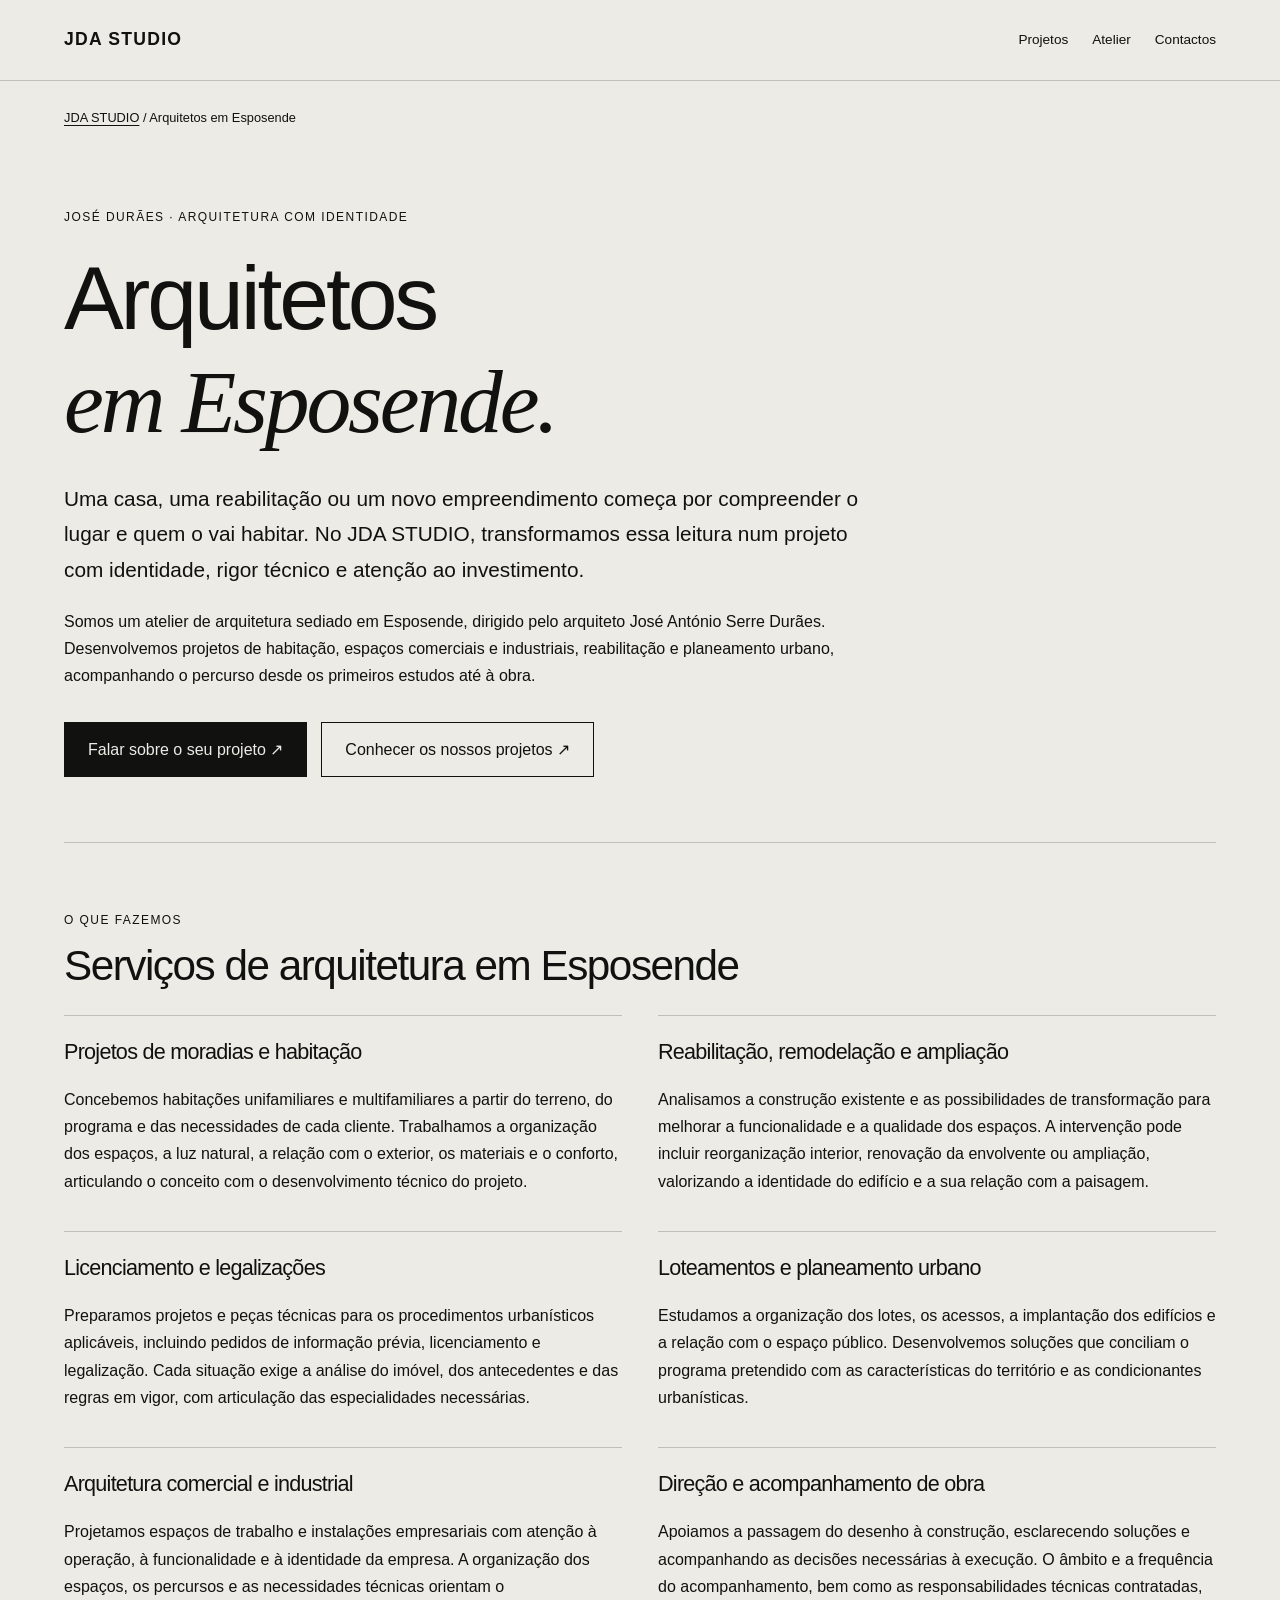
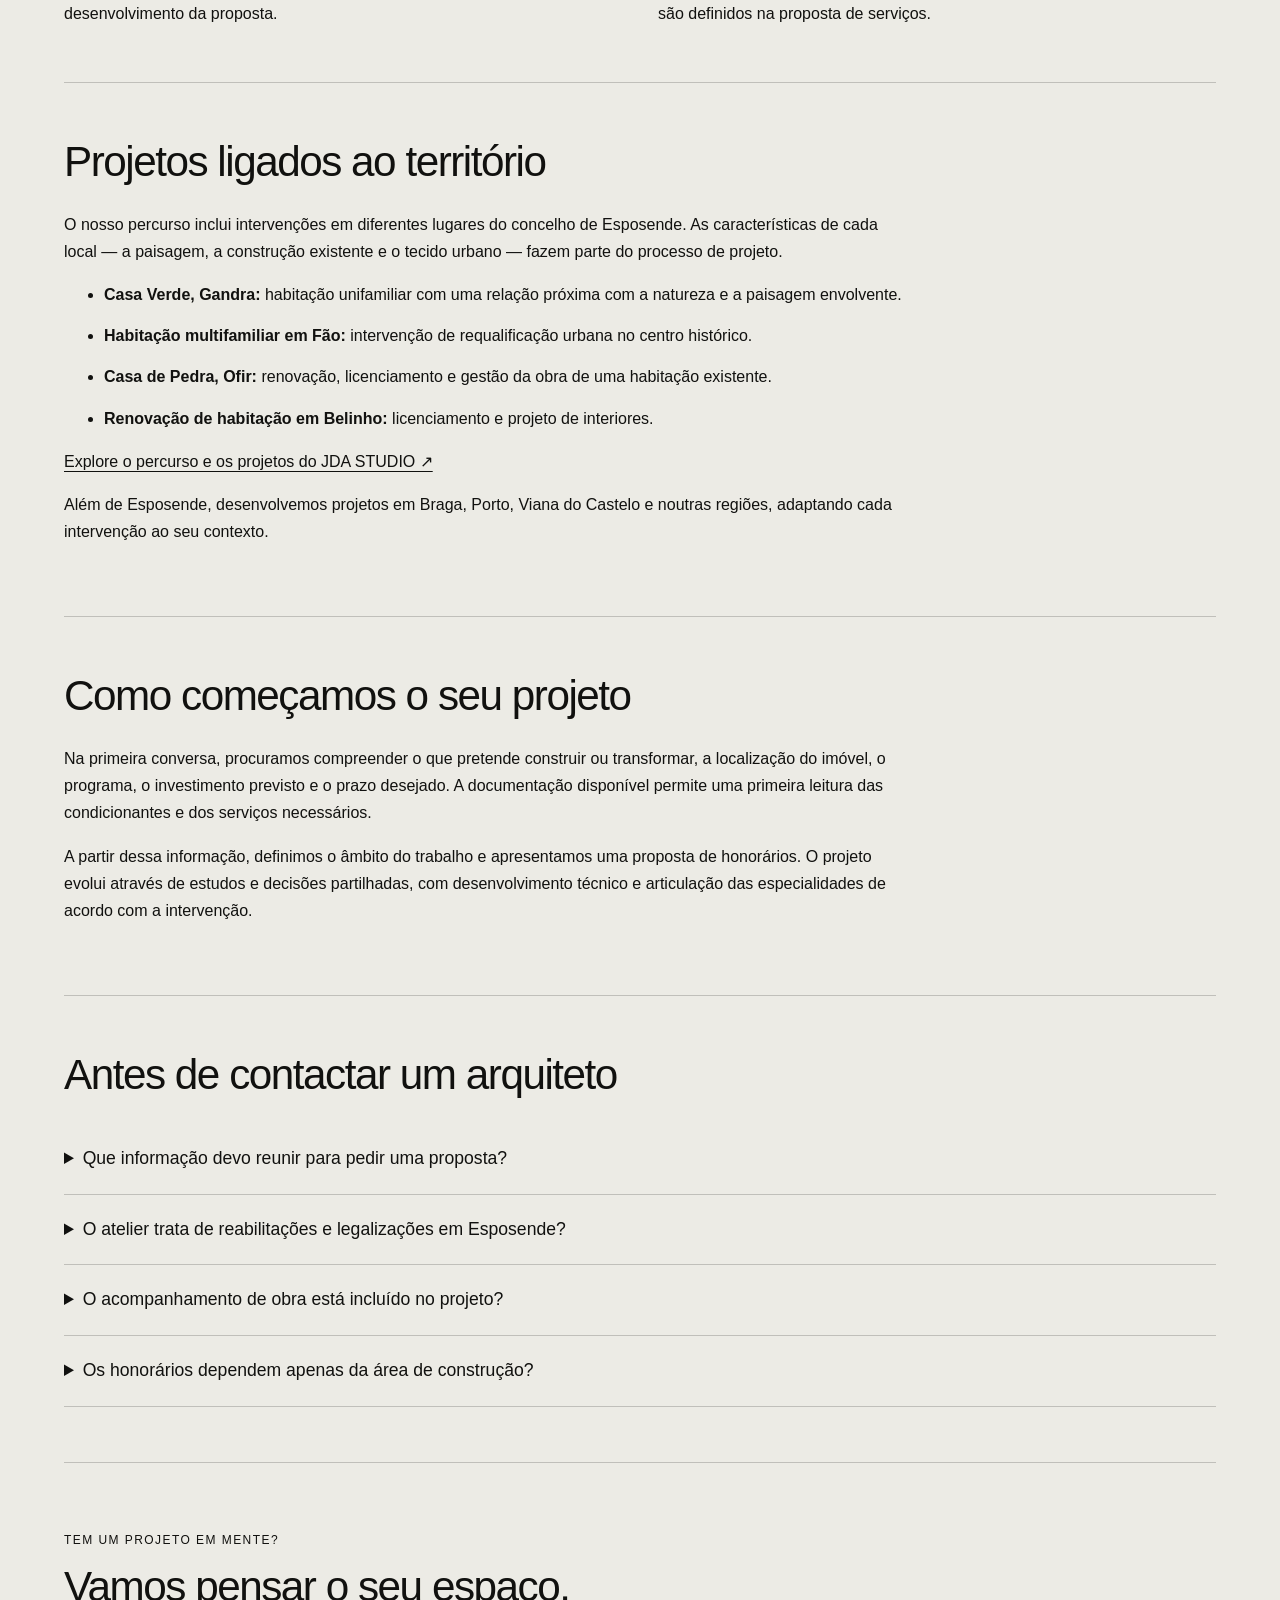
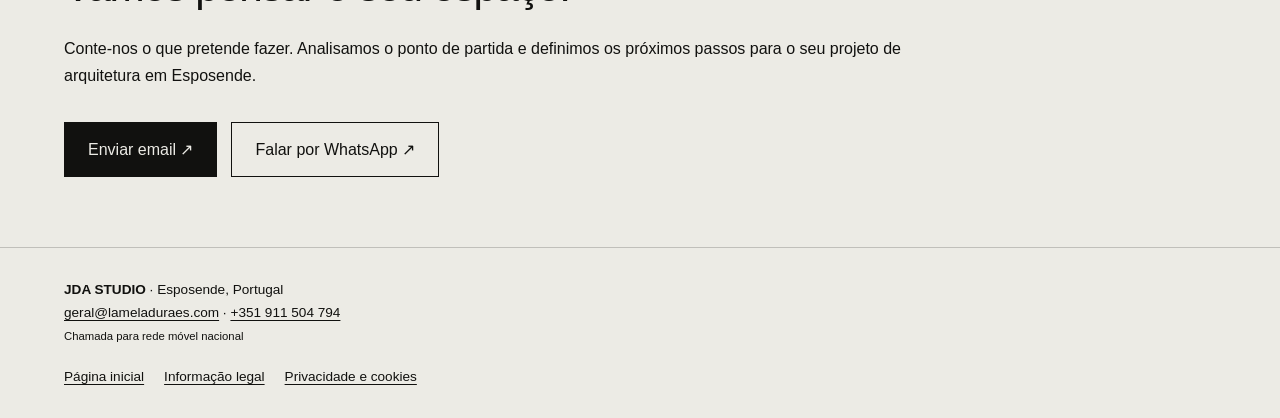
<file: arquitetos-esposende.html>
<!doctype html>
<html lang="pt-PT">
<head>
<meta charset="utf-8">
<meta name="viewport" content="width=device-width, initial-scale=1">
<title>Arquitetos em Esposende | Projetos e Licenciamento — JDA STUDIO</title>
<meta name="description" content="Procura um arquiteto em Esposende? Conheça o JDA STUDIO: projetos de moradias, reabilitação, licenciamento, loteamentos e acompanhamento de obra.">
<meta name="robots" content="index, follow, max-image-preview:large">
<link rel="canonical" href="https://jda.pt/arquitetos-esposende">
<link rel="icon" href="/favicon.svg" type="image/svg+xml">
<meta property="og:type" content="website">
<meta property="og:locale" content="pt_PT">
<meta property="og:site_name" content="JDA STUDIO">
<meta property="og:title" content="Arquitetos em Esposende | JDA STUDIO">
<meta property="og:description" content="Arquitetura com identidade. Moradias, reabilitação, licenciamento e acompanhamento de obra em Esposende.">
<meta property="og:url" content="https://jda.pt/arquitetos-esposende">
<meta property="og:image" content="https://jda.pt/assets/casa-hf-piscina-inland.png">
<meta name="twitter:card" content="summary_large_image">
<script type="application/ld+json">{
  "@context": "https://schema.org",
  "@graph": [
    {
      "@context": "https://schema.org",
      "@type": [
        "ProfessionalService",
        "LocalBusiness"
      ],
      "@id": "https://jda.pt/#studio",
      "name": "JDA STUDIO",
      "legalName": "José Durães Architecture Work, Lda.",
      "url": "https://jda.pt/",
      "logo": "https://jda.pt/favicon.svg",
      "image": "https://jda.pt/assets/casa-hf-piscina-inland.png",
      "description": "Atelier de arquitetura em Esposende, dirigido pelo arquiteto José António Serre Durães. Projetos de moradias, reabilitação, licenciamento, loteamentos e acompanhamento de obra.",
      "telephone": "+351911504794",
      "email": "geral@lameladuraes.com",
      "priceRange": "Orçamento personalizado",
      "address": {
        "@type": "PostalAddress",
        "addressLocality": "Esposende",
        "addressRegion": "Braga",
        "addressCountry": "PT"
      },
      "areaServed": [
        {
          "@type": "City",
          "name": "Esposende"
        },
        {
          "@type": "AdministrativeArea",
          "name": "Norte de Portugal"
        },
        {
          "@type": "Country",
          "name": "Portugal"
        }
      ],
      "knowsAbout": [
        "Arquitetura residencial",
        "Habitação unifamiliar e multifamiliar",
        "Reabilitação e renovação",
        "Arquitetura comercial e industrial",
        "Planeamento urbano e loteamentos",
        "Licenciamento e acompanhamento de obra"
      ],
      "sameAs": [
        "https://www.instagram.com/jdawork/",
        "https://www.linkedin.com/company/jdarchitecture-work",
        "https://www.facebook.com/JDArchitectureWork/"
      ]
    },
    {
      "@type": "WebPage",
      "@id": "https://jda.pt/arquitetos-esposende#webpage",
      "url": "https://jda.pt/arquitetos-esposende",
      "name": "Arquitetos em Esposende | Projetos e Licenciamento — JDA STUDIO",
      "inLanguage": "pt-PT",
      "about": {
        "@id": "https://jda.pt/#studio"
      }
    },
    {
      "@type": "BreadcrumbList",
      "itemListElement": [
        {
          "@type": "ListItem",
          "position": 1,
          "name": "JDA STUDIO",
          "item": "https://jda.pt/"
        },
        {
          "@type": "ListItem",
          "position": 2,
          "name": "Arquitetos em Esposende",
          "item": "https://jda.pt/arquitetos-esposende"
        }
      ]
    }
  ]
}</script>
<style>
:root{--ink:#11110f;--paper:#ecebe5;--line:rgba(17,17,15,.2);--pad:clamp(20px,5vw,72px)}
*{box-sizing:border-box}html{scroll-behavior:smooth}body{margin:0;color:var(--ink);background:var(--paper);font-family:Arial,sans-serif;line-height:1.7}a{color:inherit;text-underline-offset:.22em}a:focus-visible,summary:focus-visible{outline:3px solid #37671f;outline-offset:5px}
header,main,footer{max-width:1320px;margin:auto;padding-inline:var(--pad)}header{display:flex;justify-content:space-between;align-items:center;gap:24px;padding-block:25px;border-bottom:1px solid var(--line)}.brand{font-size:1.1rem;font-weight:600;letter-spacing:.07em;text-decoration:none}nav{display:flex;gap:24px;flex-wrap:wrap;font-size:.85rem}nav a{text-decoration:none}.breadcrumbs{font-size:.8rem;margin:26px 0}.intro{padding:40px 0 65px;max-width:1000px}.eyebrow{text-transform:uppercase;letter-spacing:.12em;font-size:.75rem}h1,h2,h3{line-height:1.15;font-weight:400;letter-spacing:-.035em}h1{font-size:clamp(2.8rem,7vw,6.5rem);margin:20px 0 28px}h1 em{font-family:Georgia,serif}h2{font-size:clamp(1.8rem,3.3vw,3rem);margin:0 0 24px}h3{font-size:1.35rem;margin-top:0}.lead{font-size:clamp(1.05rem,1.7vw,1.3rem);max-width:800px}.actions{display:flex;gap:14px;flex-wrap:wrap;margin-top:32px}.button{display:inline-block;padding:13px 23px;border:1px solid var(--ink);text-decoration:none}.button.primary{background:var(--ink);color:var(--paper)}section{padding-block:55px;border-top:1px solid var(--line)}.grid{display:grid;grid-template-columns:repeat(2,minmax(0,1fr));gap:36px}.card{border-top:1px solid var(--line);padding-top:24px}.card p{margin-bottom:0}.copy{max-width:850px}.projects li{margin-bottom:14px}details{padding:20px 0;border-bottom:1px solid var(--line)}summary{font-size:1.1rem;cursor:pointer}details p{max-width:850px}.contact{padding-bottom:70px}footer{padding-block:30px;border-top:1px solid var(--line);font-size:.85rem}address{font-style:normal}.footer-links{display:flex;gap:20px;flex-wrap:wrap;margin-top:18px}.skip{position:absolute;top:-100px;background:var(--paper);padding:10px}.skip:focus{top:0}
@media(max-width:640px){header{align-items:flex-start;flex-direction:column;gap:12px}nav{gap:16px}.intro{padding-top:20px}.grid{grid-template-columns:1fr;gap:28px}section{padding-block:38px}}
@media(prefers-reduced-motion:reduce){html{scroll-behavior:auto}}
</style>
</head>
<body>
<a class="skip" href="#conteudo">Saltar para o conteúdo</a>
<header><a class="brand" href="/">JDA STUDIO</a><nav aria-label="Navegação principal"><a href="/#projetos">Projetos</a><a href="/#atelier">Atelier</a><a href="#contactos">Contactos</a></nav></header>
<main id="conteudo">
<p class="breadcrumbs"><a href="/">JDA STUDIO</a> / Arquitetos em Esposende</p>
<div class="intro">
<p class="eyebrow">José Durães · Arquitetura com identidade</p>
<h1>Arquitetos<br><em>em Esposende.</em></h1>
<p class="lead">Uma casa, uma reabilitação ou um novo empreendimento começa por compreender o lugar e quem o vai habitar. No JDA STUDIO, transformamos essa leitura num projeto com identidade, rigor técnico e atenção ao investimento.</p>
<p class="copy">Somos um atelier de arquitetura sediado em Esposende, dirigido pelo arquiteto José António Serre Durães. Desenvolvemos projetos de habitação, espaços comerciais e industriais, reabilitação e planeamento urbano, acompanhando o percurso desde os primeiros estudos até à obra.</p>
<div class="actions"><a class="button primary" href="#contactos">Falar sobre o seu projeto ↗</a><a class="button" href="/#projetos">Conhecer os nossos projetos ↗</a></div>
</div>
<section aria-labelledby="servicos"><p class="eyebrow">O que fazemos</p><h2 id="servicos">Serviços de arquitetura em Esposende</h2>
<div class="grid">
<article class="card"><h3>Projetos de moradias e habitação</h3><p>Concebemos habitações unifamiliares e multifamiliares a partir do terreno, do programa e das necessidades de cada cliente. Trabalhamos a organização dos espaços, a luz natural, a relação com o exterior, os materiais e o conforto, articulando o conceito com o desenvolvimento técnico do projeto.</p></article>
<article class="card"><h3>Reabilitação, remodelação e ampliação</h3><p>Analisamos a construção existente e as possibilidades de transformação para melhorar a funcionalidade e a qualidade dos espaços. A intervenção pode incluir reorganização interior, renovação da envolvente ou ampliação, valorizando a identidade do edifício e a sua relação com a paisagem.</p></article>
<article class="card"><h3>Licenciamento e legalizações</h3><p>Preparamos projetos e peças técnicas para os procedimentos urbanísticos aplicáveis, incluindo pedidos de informação prévia, licenciamento e legalização. Cada situação exige a análise do imóvel, dos antecedentes e das regras em vigor, com articulação das especialidades necessárias.</p></article>
<article class="card"><h3>Loteamentos e planeamento urbano</h3><p>Estudamos a organização dos lotes, os acessos, a implantação dos edifícios e a relação com o espaço público. Desenvolvemos soluções que conciliam o programa pretendido com as características do território e as condicionantes urbanísticas.</p></article>
<article class="card"><h3>Arquitetura comercial e industrial</h3><p>Projetamos espaços de trabalho e instalações empresariais com atenção à operação, à funcionalidade e à identidade da empresa. A organização dos espaços, os percursos e as necessidades técnicas orientam o desenvolvimento da proposta.</p></article>
<article class="card"><h3>Direção e acompanhamento de obra</h3><p>Apoiamos a passagem do desenho à construção, esclarecendo soluções e acompanhando as decisões necessárias à execução. O âmbito e a frequência do acompanhamento, bem como as responsabilidades técnicas contratadas, são definidos na proposta de serviços.</p></article>
</div></section>
<section aria-labelledby="local"><h2 id="local">Projetos ligados ao território</h2><div class="copy"><p>O nosso percurso inclui intervenções em diferentes lugares do concelho de Esposende. As características de cada local — a paisagem, a construção existente e o tecido urbano — fazem parte do processo de projeto.</p>
<ul class="projects"><li><strong>Casa Verde, Gandra:</strong> habitação unifamiliar com uma relação próxima com a natureza e a paisagem envolvente.</li><li><strong>Habitação multifamiliar em Fão:</strong> intervenção de requalificação urbana no centro histórico.</li><li><strong>Casa de Pedra, Ofir:</strong> renovação, licenciamento e gestão da obra de uma habitação existente.</li><li><strong>Renovação de habitação em Belinho:</strong> licenciamento e projeto de interiores.</li></ul>
<p><a href="/#obras">Explore o percurso e os projetos do JDA STUDIO ↗</a></p><p>Além de Esposende, desenvolvemos projetos em Braga, Porto, Viana do Castelo e noutras regiões, adaptando cada intervenção ao seu contexto.</p></div></section>
<section aria-labelledby="processo"><h2 id="processo">Como começamos o seu projeto</h2><div class="copy"><p>Na primeira conversa, procuramos compreender o que pretende construir ou transformar, a localização do imóvel, o programa, o investimento previsto e o prazo desejado. A documentação disponível permite uma primeira leitura das condicionantes e dos serviços necessários.</p><p>A partir dessa informação, definimos o âmbito do trabalho e apresentamos uma proposta de honorários. O projeto evolui através de estudos e decisões partilhadas, com desenvolvimento técnico e articulação das especialidades de acordo com a intervenção.</p></div></section>
<section aria-labelledby="perguntas"><h2 id="perguntas">Antes de contactar um arquiteto</h2>
<details><summary>Que informação devo reunir para pedir uma proposta?</summary><p>Indique a localização do terreno ou edifício, o tipo de intervenção e as áreas aproximadas. Se tiver plantas, levantamento, fotografias ou documentação municipal, envie-os. Partilhe também o programa pretendido, o investimento previsto e o calendário desejado; não é necessário ter tudo definido para iniciar a conversa.</p></details>
<details><summary>O atelier trata de reabilitações e legalizações em Esposende?</summary><p>Sim. Desenvolvemos projetos de reabilitação, remodelação, ampliação e legalização. A solução e o procedimento dependem das características da construção, dos antecedentes municipais e das condicionantes aplicáveis ao imóvel.</p></details>
<details><summary>O acompanhamento de obra está incluído no projeto?</summary><p>O acompanhamento pode integrar os serviços contratados. A proposta identifica o âmbito, as visitas e as responsabilidades técnicas, para que saiba o que está previsto desde o início.</p></details>
<details><summary>Os honorários dependem apenas da área de construção?</summary><p>A área é um dos elementos considerados, juntamente com a complexidade da intervenção, o estado do edifício existente, as peças a desenvolver e o acompanhamento pretendido. Apresentamos uma proposta ajustada ao trabalho necessário.</p></details>
</section>
<section class="contact" id="contactos"><p class="eyebrow">Tem um projeto em mente?</p><h2>Vamos pensar o seu espaço.</h2><p class="copy">Conte-nos o que pretende fazer. Analisamos o ponto de partida e definimos os próximos passos para o seu projeto de arquitetura em Esposende.</p><div class="actions"><a class="button primary" href="mailto:geral@lameladuraes.com">Enviar email ↗</a><a class="button" href="https://wa.me/351911504794?text=Ol%C3%A1%20JDA%20STUDIO%2C%20gostaria%20de%20falar%20sobre%20um%20projeto%20em%20Esposende." target="_blank" rel="noopener noreferrer">Falar por WhatsApp ↗</a></div></section>
</main>
<footer><address><strong>JDA STUDIO</strong> · Esposende, Portugal<br><a href="mailto:geral@lameladuraes.com">geral@lameladuraes.com</a> · <a href="tel:+351911504794">+351 911 504 794</a><br><small>Chamada para rede móvel nacional</small></address><div class="footer-links"><a href="/">Página inicial</a><a href="/informacao-legal">Informação legal</a><a href="/privacidade">Privacidade e cookies</a></div></footer>
</body>
</html>
</file>
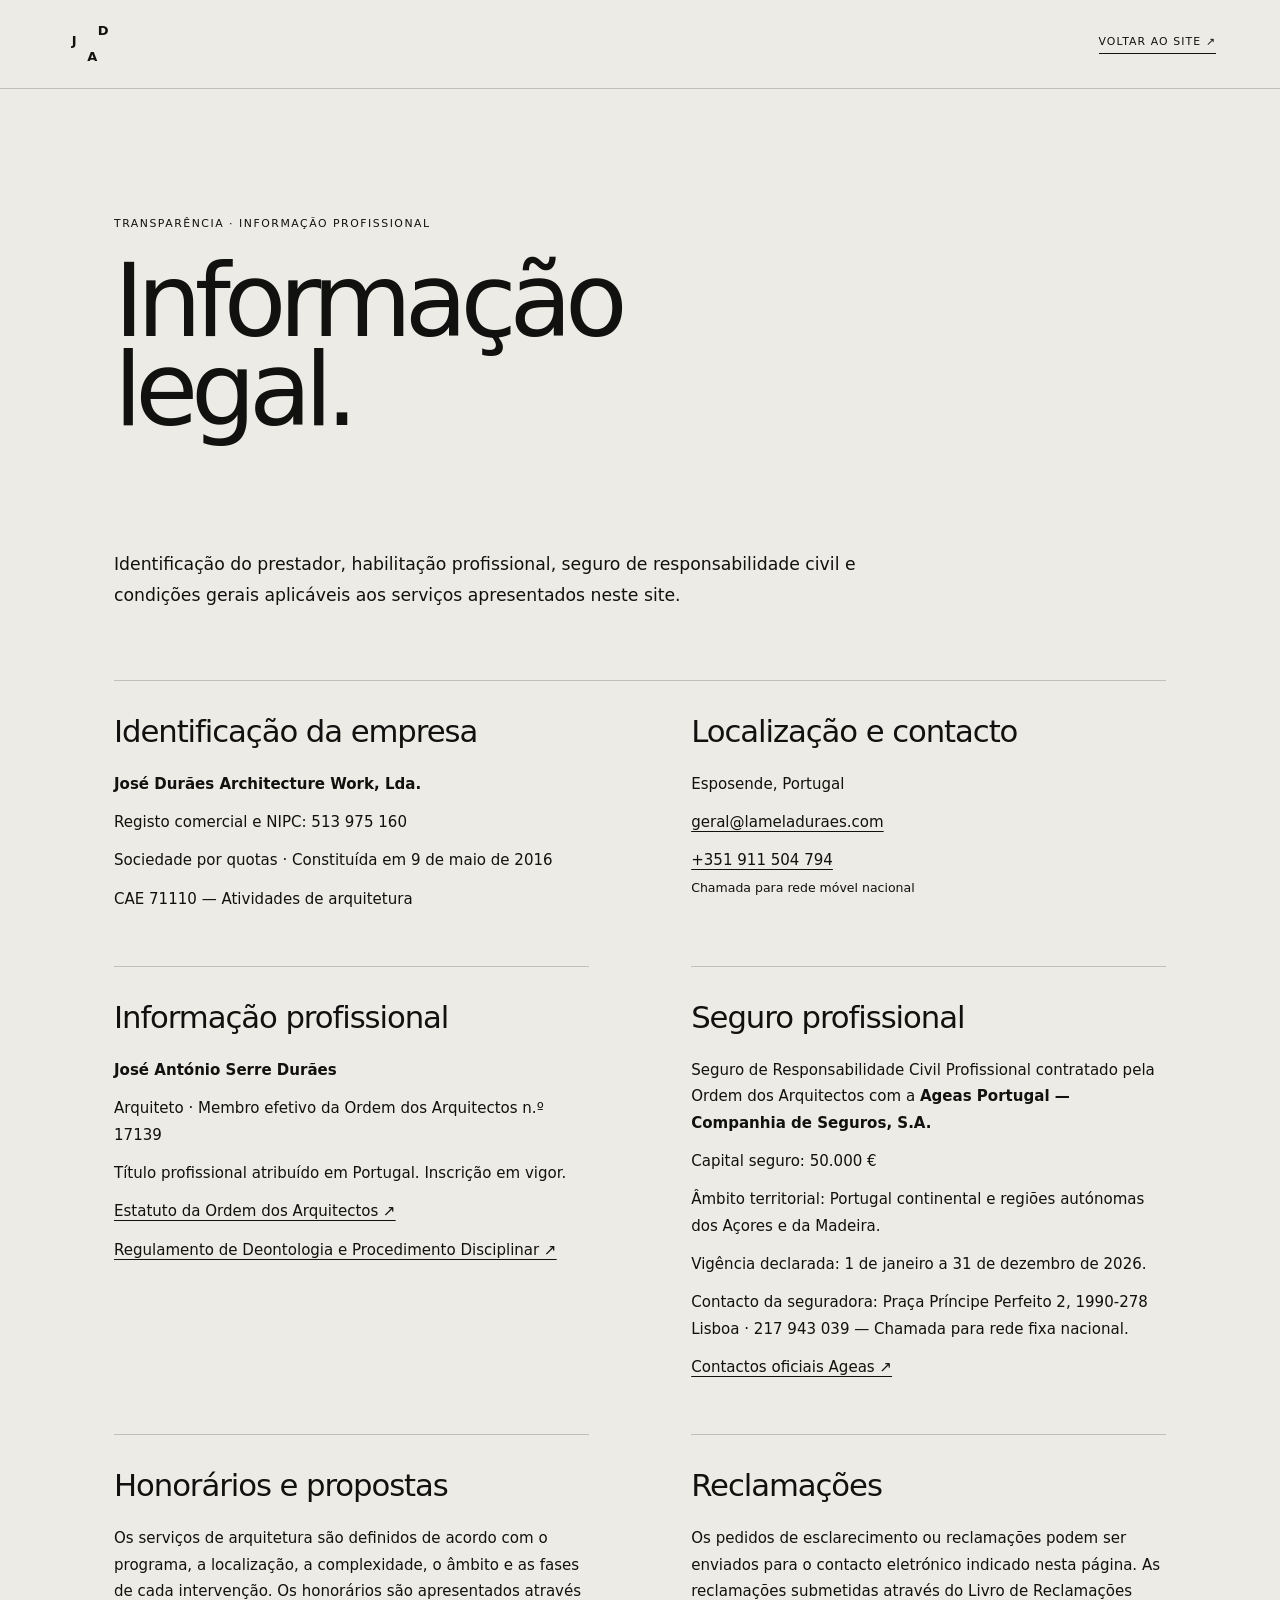
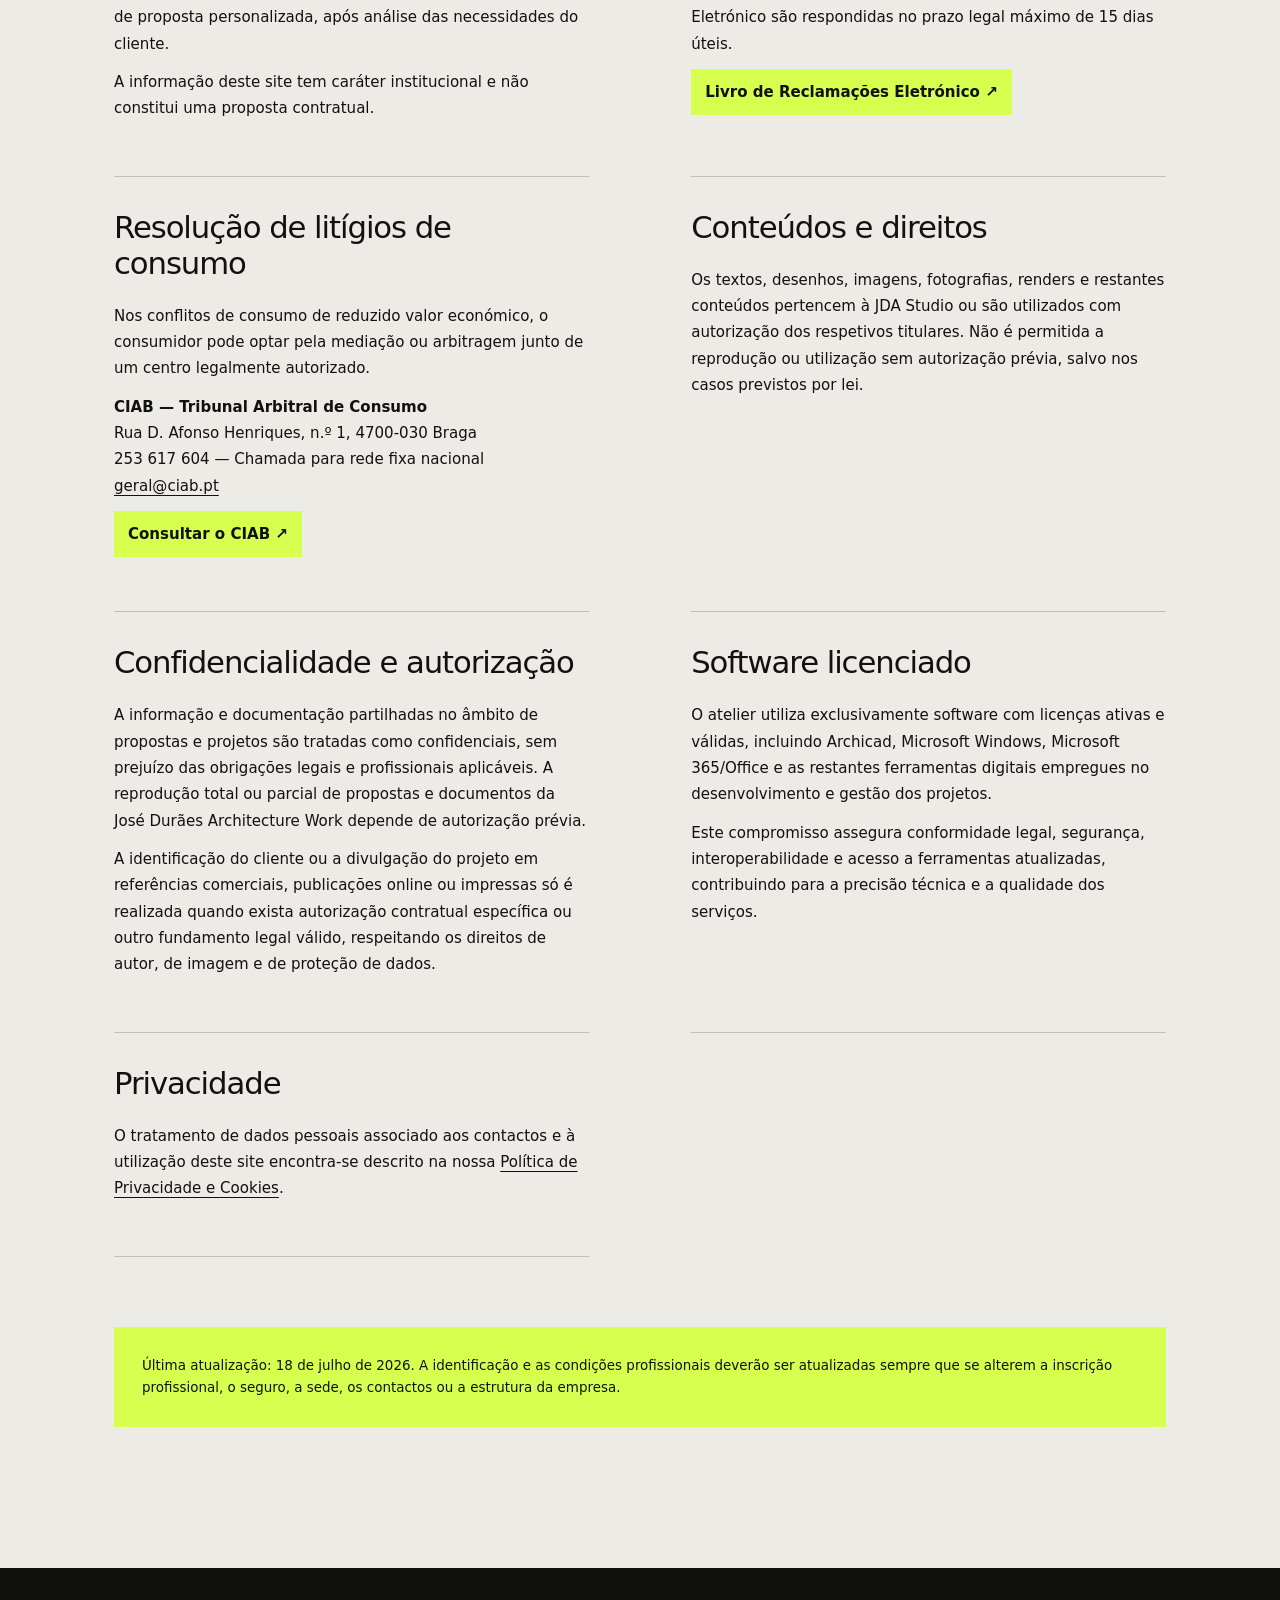
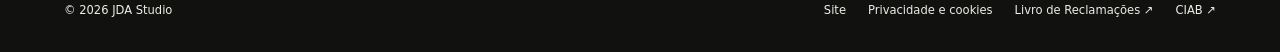
<file: informacao-legal.html>
<!doctype html>
<html lang="pt-PT">
<head>
  <meta charset="utf-8">
  <meta name="viewport" content="width=device-width,initial-scale=1">
  <meta name="description" content="Informação legal e profissional da José Durães Architecture Work, Lda.">
  <meta name="referrer" content="strict-origin-when-cross-origin">
  <title>Informação legal — JDA Studio</title>
  <link rel="icon" href="favicon.svg" type="image/svg+xml">
  <link rel="stylesheet" href="legal.css?v=2">
</head>
<body>
  <a class="skip-link" href="#conteudo">Saltar para o conteúdo</a>
  <header class="legal-header"><a class="legal-brand" href="index.html" aria-label="JDA Studio, voltar ao site"><svg class="legal-logo" viewBox="0 0 1000 1000" aria-hidden="true"><text x="150" y="510">J</text><text x="650" y="335">D</text><text x="447" y="825">A</text></svg></a><a class="legal-back" href="index.html#contactos">Voltar ao site ↗</a></header>
  <main class="legal-main" id="conteudo">
    <p class="legal-kicker">Transparência · Informação profissional</p>
    <h1>Informação<br>legal.</h1>
    <p class="legal-intro">Identificação do prestador, habilitação profissional, seguro de responsabilidade civil e condições gerais aplicáveis aos serviços apresentados neste site.</p>
    <div class="legal-grid">
      <section class="legal-section">
        <h2>Identificação da empresa</h2>
        <p><strong>José Durães Architecture Work, Lda.</strong></p>
        <p>Registo comercial e NIPC: 513 975 160</p>
        <p>Sociedade por quotas · Constituída em 9 de maio de 2016</p>
        <p>CAE 71110 — Atividades de arquitetura</p>
      </section>
      <section class="legal-section">
        <h2>Localização e contacto</h2>
        <p>Esposende, Portugal</p>
        <p><a href="mailto:geral@lameladuraes.com">geral@lameladuraes.com</a></p>
        <p><a href="tel:+351911504794">+351 911 504 794</a><br><small>Chamada para rede móvel nacional</small></p>
      </section>
      <section class="legal-section">
        <h2>Informação profissional</h2>
        <p><strong>José António Serre Durães</strong></p>
        <p>Arquiteto · Membro efetivo da Ordem dos Arquitectos n.º 17139</p>
        <p>Título profissional atribuído em Portugal. Inscrição em vigor.</p>
        <p><a href="https://diariodarepublica.pt/dr/legislacao-consolidada/decreto-lei/1998-215604026" target="_blank" rel="noopener noreferrer">Estatuto da Ordem dos Arquitectos ↗</a></p>
        <p><a href="https://diariodarepublica.pt/dr/detalhe/regulamento/786-2026-1139824432" target="_blank" rel="noopener noreferrer">Regulamento de Deontologia e Procedimento Disciplinar ↗</a></p>
      </section>
      <section class="legal-section">
        <h2>Seguro profissional</h2>
        <p>Seguro de Responsabilidade Civil Profissional contratado pela Ordem dos Arquitectos com a <strong>Ageas Portugal — Companhia de Seguros, S.A.</strong></p>
        <p>Capital seguro: 50.000 €</p>
        <p>Âmbito territorial: Portugal continental e regiões autónomas dos Açores e da Madeira.</p>
        <p>Vigência declarada: 1 de janeiro a 31 de dezembro de 2026.</p>
        <p>Contacto da seguradora: Praça Príncipe Perfeito 2, 1990-278 Lisboa · 217 943 039 — Chamada para rede fixa nacional.</p>
        <p><a href="https://www.ageas.pt/particulares/apoio-ao-cliente/linhas-de-apoio/" target="_blank" rel="noopener noreferrer">Contactos oficiais Ageas ↗</a></p>
      </section>
      <section class="legal-section">
        <h2>Honorários e propostas</h2>
        <p>Os serviços de arquitetura são definidos de acordo com o programa, a localização, a complexidade, o âmbito e as fases de cada intervenção. Os honorários são apresentados através de proposta personalizada, após análise das necessidades do cliente.</p>
        <p>A informação deste site tem caráter institucional e não constitui uma proposta contratual.</p>
      </section>
      <section class="legal-section">
        <h2>Reclamações</h2>
        <p>Os pedidos de esclarecimento ou reclamações podem ser enviados para o contacto eletrónico indicado nesta página. As reclamações submetidas através do Livro de Reclamações Eletrónico são respondidas no prazo legal máximo de 15 dias úteis.</p>
        <p><a class="legal-highlight" href="https://www.livroreclamacoes.pt/Inicio/" target="_blank" rel="noopener noreferrer">Livro de Reclamações Eletrónico ↗</a></p>
      </section>
      <section class="legal-section">
        <h2>Resolução de litígios de consumo</h2>
        <p>Nos conflitos de consumo de reduzido valor económico, o consumidor pode optar pela mediação ou arbitragem junto de um centro legalmente autorizado.</p>
        <p><strong>CIAB — Tribunal Arbitral de Consumo</strong><br>Rua D. Afonso Henriques, n.º 1, 4700-030 Braga<br>253 617 604 — Chamada para rede fixa nacional<br><a href="mailto:geral@ciab.pt">geral@ciab.pt</a></p>
        <p><a class="legal-highlight" href="https://ciab.pt/" target="_blank" rel="noopener noreferrer">Consultar o CIAB ↗</a></p>
      </section>
      <section class="legal-section">
        <h2>Conteúdos e direitos</h2>
        <p>Os textos, desenhos, imagens, fotografias, renders e restantes conteúdos pertencem à JDA Studio ou são utilizados com autorização dos respetivos titulares. Não é permitida a reprodução ou utilização sem autorização prévia, salvo nos casos previstos por lei.</p>
      </section>
      <section class="legal-section">
        <h2>Confidencialidade e autorização</h2>
        <p>A informação e documentação partilhadas no âmbito de propostas e projetos são tratadas como confidenciais, sem prejuízo das obrigações legais e profissionais aplicáveis. A reprodução total ou parcial de propostas e documentos da José Durães Architecture Work depende de autorização prévia.</p>
        <p>A identificação do cliente ou a divulgação do projeto em referências comerciais, publicações online ou impressas só é realizada quando exista autorização contratual específica ou outro fundamento legal válido, respeitando os direitos de autor, de imagem e de proteção de dados.</p>
      </section>
      <section class="legal-section">
        <h2>Software licenciado</h2>
        <p>O atelier utiliza exclusivamente software com licenças ativas e válidas, incluindo Archicad, Microsoft Windows, Microsoft 365/Office e as restantes ferramentas digitais empregues no desenvolvimento e gestão dos projetos.</p>
        <p>Este compromisso assegura conformidade legal, segurança, interoperabilidade e acesso a ferramentas atualizadas, contribuindo para a precisão técnica e a qualidade dos serviços.</p>
      </section>
      <section class="legal-section">
        <h2>Privacidade</h2>
        <p>O tratamento de dados pessoais associado aos contactos e à utilização deste site encontra-se descrito na nossa <a href="privacidade.html">Política de Privacidade e Cookies</a>.</p>
      </section>
    </div>
    <p class="legal-note">Última atualização: 18 de julho de 2026. A identificação e as condições profissionais deverão ser atualizadas sempre que se alterem a inscrição profissional, o seguro, a sede, os contactos ou a estrutura da empresa.</p>
  </main>
  <footer class="legal-footer"><span>© 2026 JDA Studio</span><nav><a href="index.html">Site</a><a href="privacidade.html">Privacidade e cookies</a><a href="https://www.livroreclamacoes.pt/Inicio/" target="_blank" rel="noopener noreferrer">Livro de Reclamações ↗</a><a href="https://ciab.pt/" target="_blank" rel="noopener noreferrer">CIAB ↗</a></nav></footer>
</body>
</html>
</file>
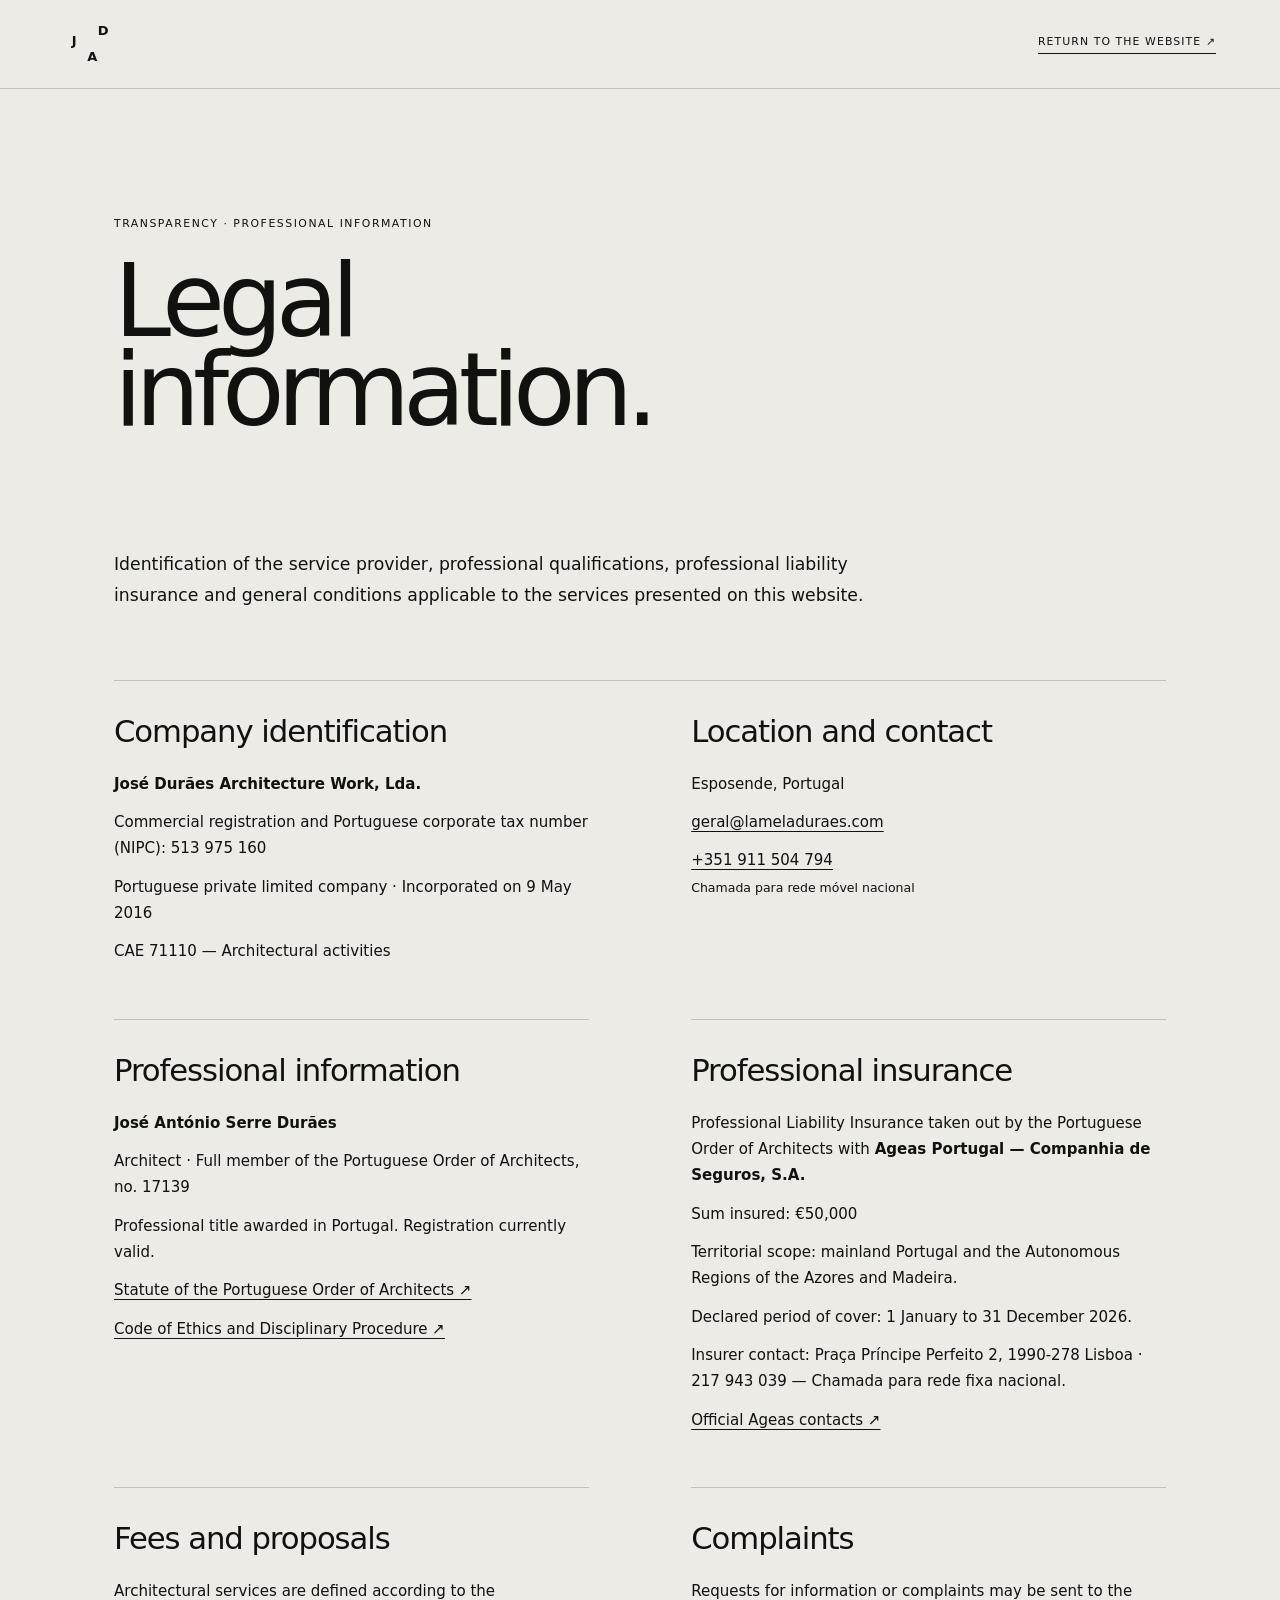
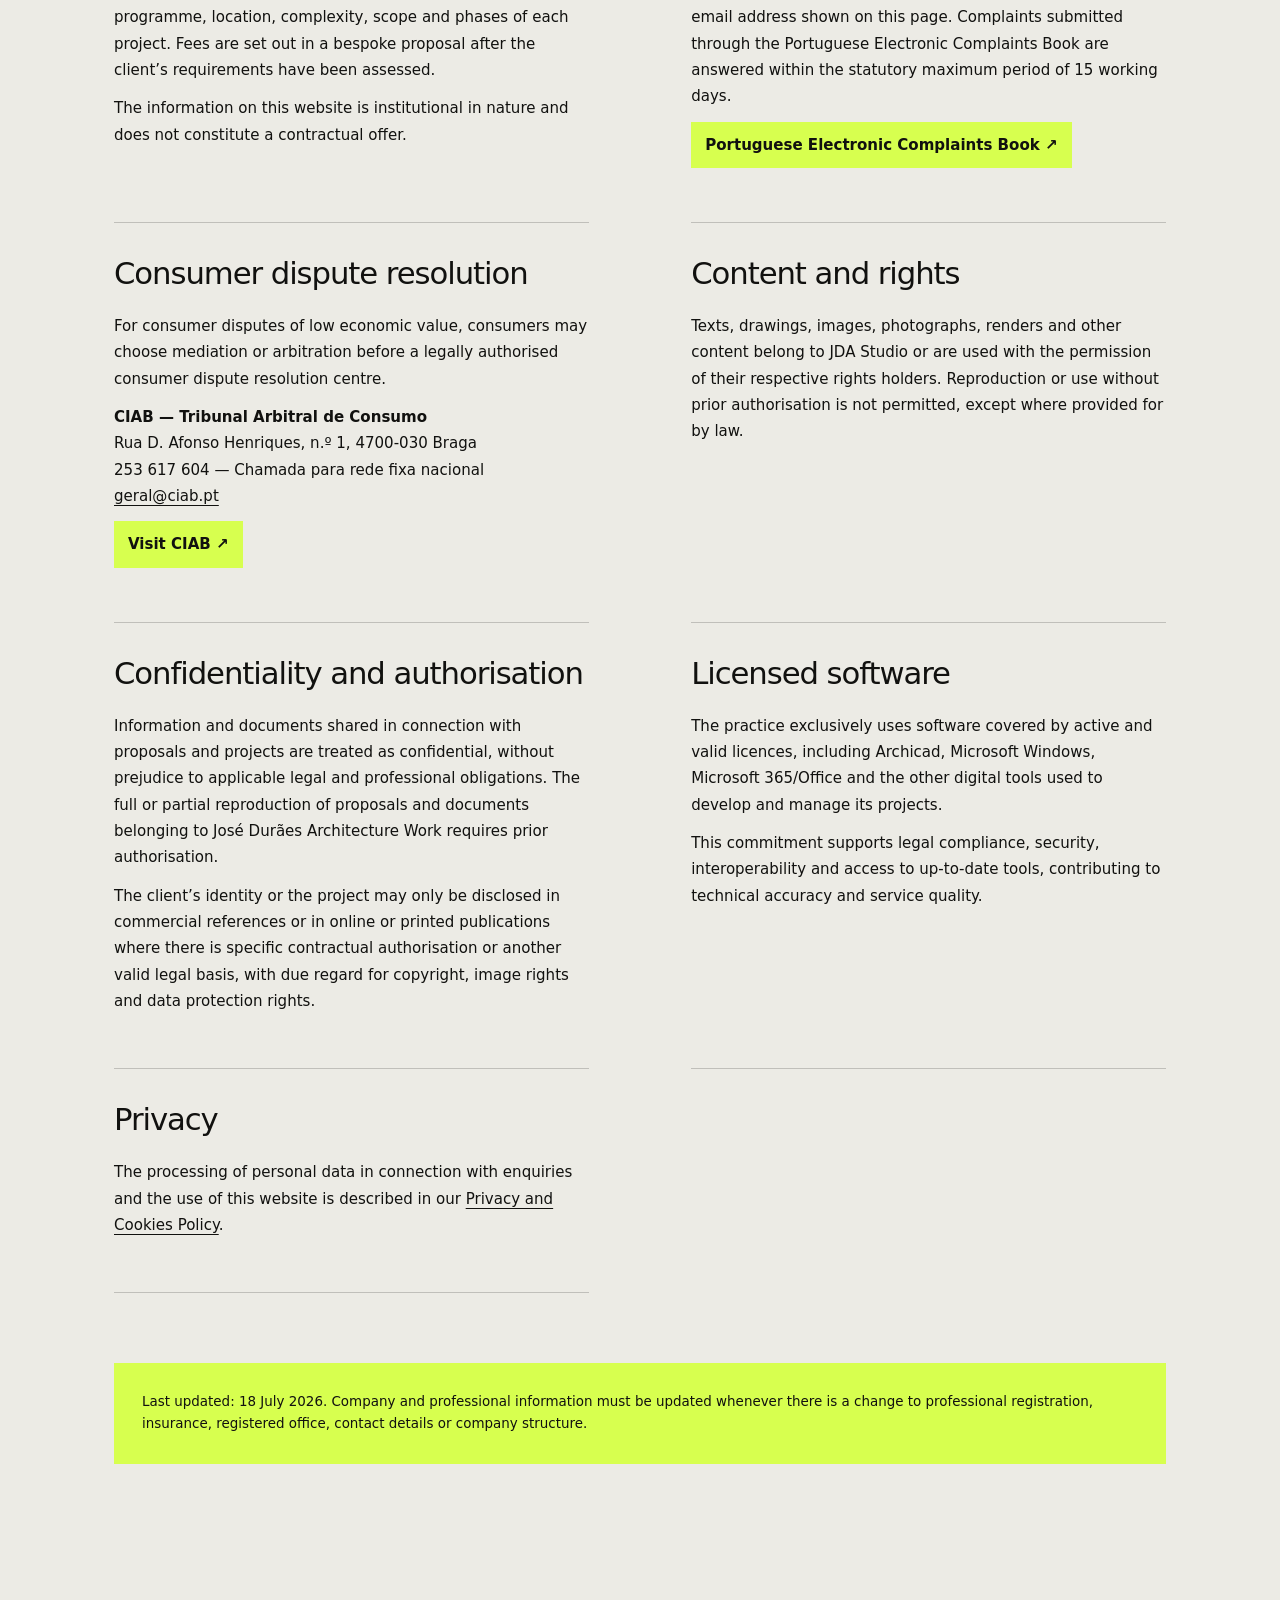
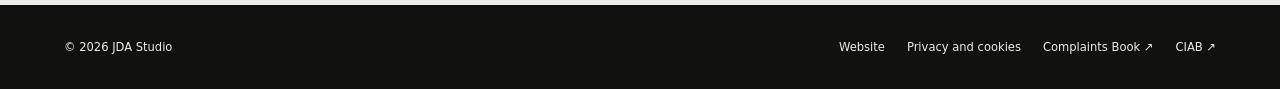
<file: legal-en.html>
<!doctype html>
<html lang="en">
<head>
  <meta charset="utf-8">
  <meta name="viewport" content="width=device-width,initial-scale=1">
  <meta name="description" content="Legal and professional information for José Durães Architecture Work, Lda.">
  <meta name="referrer" content="strict-origin-when-cross-origin">
  <title>Legal information — JDA Studio</title>
  <link rel="icon" href="favicon.svg" type="image/svg+xml">
  <link rel="stylesheet" href="legal.css?v=2">
</head>
<body>
  <a class="skip-link" href="#content">Skip to content</a>
  <header class="legal-header"><a class="legal-brand" href="index-en.html" aria-label="JDA Studio, return to the website"><svg class="legal-logo" viewBox="0 0 1000 1000" aria-hidden="true"><text x="150" y="510">J</text><text x="650" y="335">D</text><text x="447" y="825">A</text></svg></a><a class="legal-back" href="index-en.html#contactos">Return to the website ↗</a></header>
  <main class="legal-main" id="content">
    <p class="legal-kicker">Transparency · Professional information</p>
    <h1>Legal<br>information.</h1>
    <p class="legal-intro">Identification of the service provider, professional qualifications, professional liability insurance and general conditions applicable to the services presented on this website.</p>
    <div class="legal-grid">
      <section class="legal-section">
        <h2>Company identification</h2>
        <p><strong>José Durães Architecture Work, Lda.</strong></p>
        <p>Commercial registration and Portuguese corporate tax number (NIPC): 513 975 160</p>
        <p>Portuguese private limited company · Incorporated on 9 May 2016</p>
        <p>CAE 71110 — Architectural activities</p>
      </section>
      <section class="legal-section">
        <h2>Location and contact</h2>
        <p>Esposende, Portugal</p>
        <p><a href="mailto:geral@lameladuraes.com">geral@lameladuraes.com</a></p>
        <p><a href="tel:+351911504794">+351 911 504 794</a><br><small>Chamada para rede móvel nacional</small></p>
      </section>
      <section class="legal-section">
        <h2>Professional information</h2>
        <p><strong>José António Serre Durães</strong></p>
        <p>Architect · Full member of the Portuguese Order of Architects, no. 17139</p>
        <p>Professional title awarded in Portugal. Registration currently valid.</p>
        <p><a href="https://diariodarepublica.pt/dr/legislacao-consolidada/decreto-lei/1998-215604026" target="_blank" rel="noopener noreferrer">Statute of the Portuguese Order of Architects ↗</a></p>
        <p><a href="https://diariodarepublica.pt/dr/detalhe/regulamento/786-2026-1139824432" target="_blank" rel="noopener noreferrer">Code of Ethics and Disciplinary Procedure ↗</a></p>
      </section>
      <section class="legal-section">
        <h2>Professional insurance</h2>
        <p>Professional Liability Insurance taken out by the Portuguese Order of Architects with <strong>Ageas Portugal — Companhia de Seguros, S.A.</strong></p>
        <p>Sum insured: €50,000</p>
        <p>Territorial scope: mainland Portugal and the Autonomous Regions of the Azores and Madeira.</p>
        <p>Declared period of cover: 1 January to 31 December 2026.</p>
        <p>Insurer contact: Praça Príncipe Perfeito 2, 1990-278 Lisboa · 217 943 039 — Chamada para rede fixa nacional.</p>
        <p><a href="https://www.ageas.pt/particulares/apoio-ao-cliente/linhas-de-apoio/" target="_blank" rel="noopener noreferrer">Official Ageas contacts ↗</a></p>
      </section>
      <section class="legal-section">
        <h2>Fees and proposals</h2>
        <p>Architectural services are defined according to the programme, location, complexity, scope and phases of each project. Fees are set out in a bespoke proposal after the client’s requirements have been assessed.</p>
        <p>The information on this website is institutional in nature and does not constitute a contractual offer.</p>
      </section>
      <section class="legal-section">
        <h2>Complaints</h2>
        <p>Requests for information or complaints may be sent to the email address shown on this page. Complaints submitted through the Portuguese Electronic Complaints Book are answered within the statutory maximum period of 15 working days.</p>
        <p><a class="legal-highlight" href="https://www.livroreclamacoes.pt/Inicio/" target="_blank" rel="noopener noreferrer">Portuguese Electronic Complaints Book ↗</a></p>
      </section>
      <section class="legal-section">
        <h2>Consumer dispute resolution</h2>
        <p>For consumer disputes of low economic value, consumers may choose mediation or arbitration before a legally authorised consumer dispute resolution centre.</p>
        <p><strong>CIAB — Tribunal Arbitral de Consumo</strong><br>Rua D. Afonso Henriques, n.º 1, 4700-030 Braga<br>253 617 604 — Chamada para rede fixa nacional<br><a href="mailto:geral@ciab.pt">geral@ciab.pt</a></p>
        <p><a class="legal-highlight" href="https://ciab.pt/" target="_blank" rel="noopener noreferrer">Visit CIAB ↗</a></p>
      </section>
      <section class="legal-section">
        <h2>Content and rights</h2>
        <p>Texts, drawings, images, photographs, renders and other content belong to JDA Studio or are used with the permission of their respective rights holders. Reproduction or use without prior authorisation is not permitted, except where provided for by law.</p>
      </section>
      <section class="legal-section">
        <h2>Confidentiality and authorisation</h2>
        <p>Information and documents shared in connection with proposals and projects are treated as confidential, without prejudice to applicable legal and professional obligations. The full or partial reproduction of proposals and documents belonging to José Durães Architecture Work requires prior authorisation.</p>
        <p>The client’s identity or the project may only be disclosed in commercial references or in online or printed publications where there is specific contractual authorisation or another valid legal basis, with due regard for copyright, image rights and data protection rights.</p>
      </section>
      <section class="legal-section">
        <h2>Licensed software</h2>
        <p>The practice exclusively uses software covered by active and valid licences, including Archicad, Microsoft Windows, Microsoft 365/Office and the other digital tools used to develop and manage its projects.</p>
        <p>This commitment supports legal compliance, security, interoperability and access to up-to-date tools, contributing to technical accuracy and service quality.</p>
      </section>
      <section class="legal-section">
        <h2>Privacy</h2>
        <p>The processing of personal data in connection with enquiries and the use of this website is described in our <a href="privacy-en.html">Privacy and Cookies Policy</a>.</p>
      </section>
    </div>
    <p class="legal-note">Last updated: 18 July 2026. Company and professional information must be updated whenever there is a change to professional registration, insurance, registered office, contact details or company structure.</p>
  </main>
  <footer class="legal-footer"><span>© 2026 JDA Studio</span><nav><a href="index-en.html">Website</a><a href="privacy-en.html">Privacy and cookies</a><a href="https://www.livroreclamacoes.pt/Inicio/" target="_blank" rel="noopener noreferrer">Complaints Book ↗</a><a href="https://ciab.pt/" target="_blank" rel="noopener noreferrer">CIAB ↗</a></nav></footer>
</body>
</html>
</file>
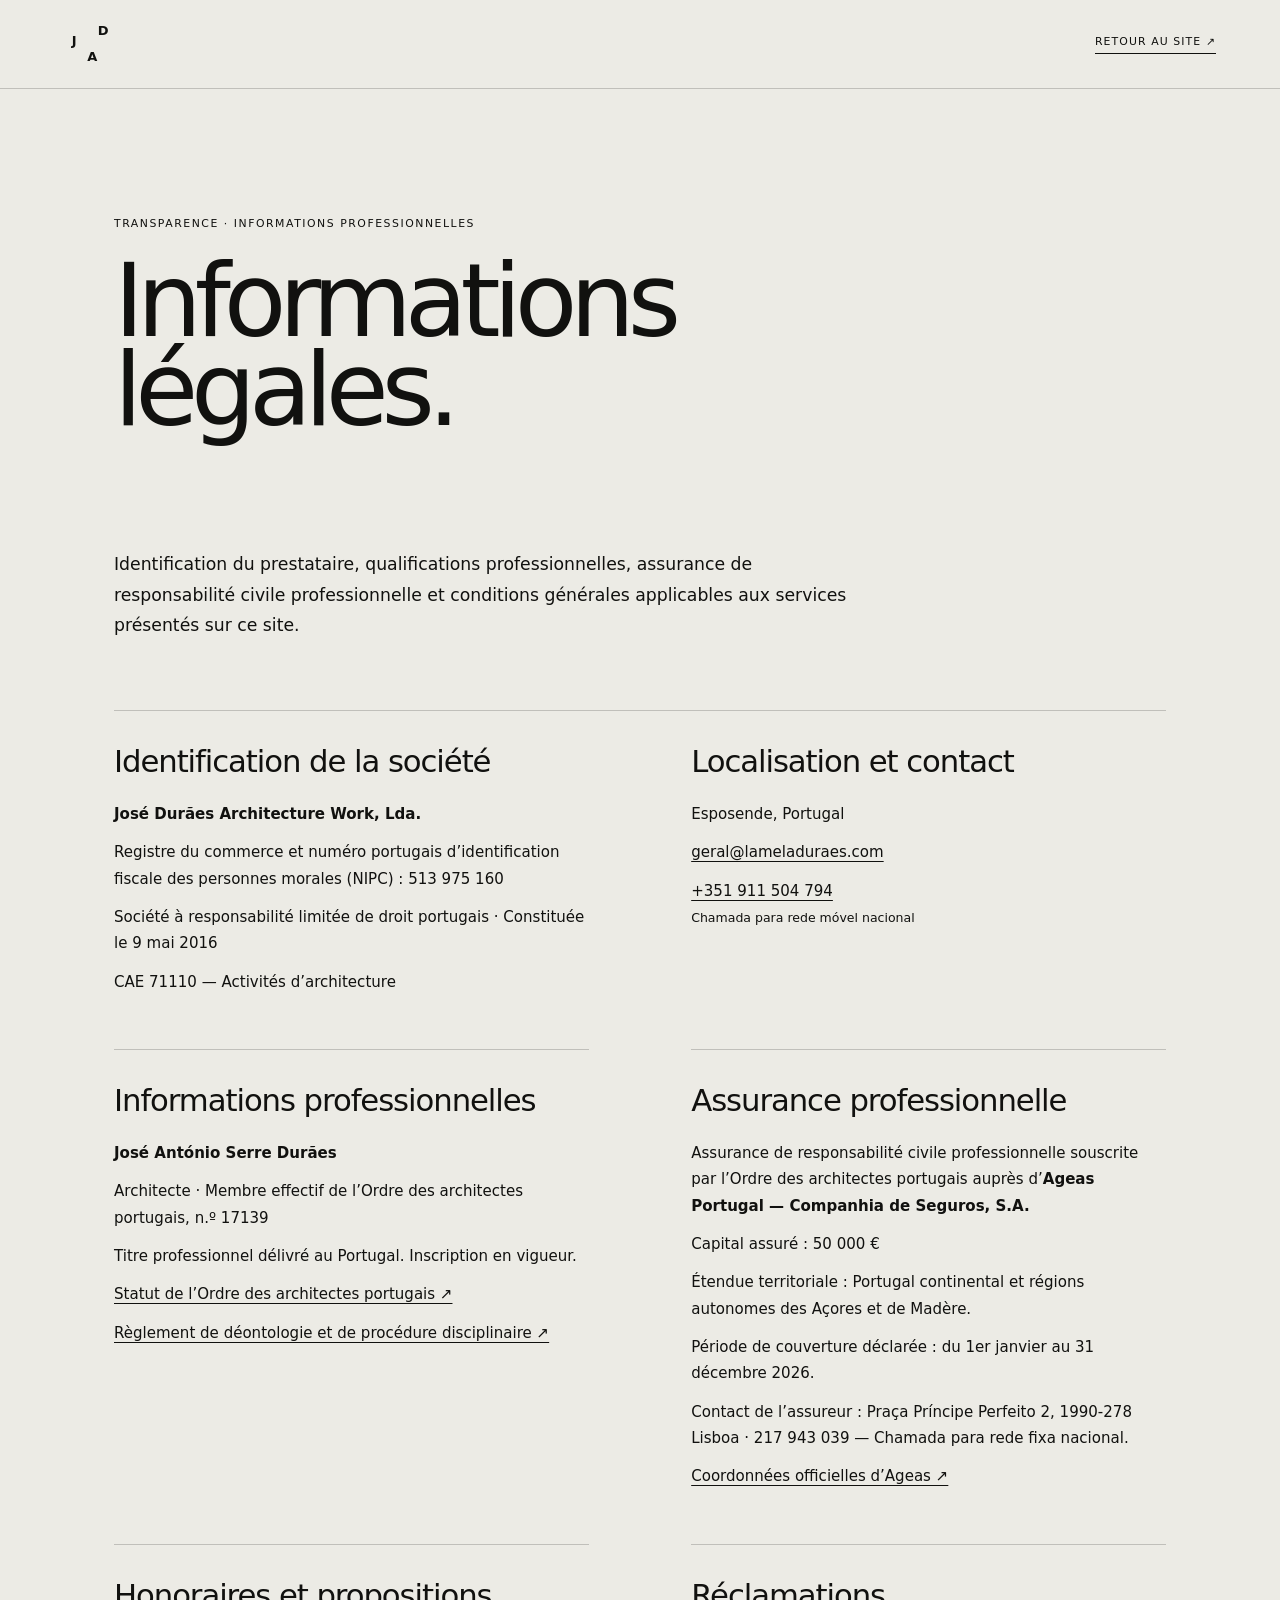
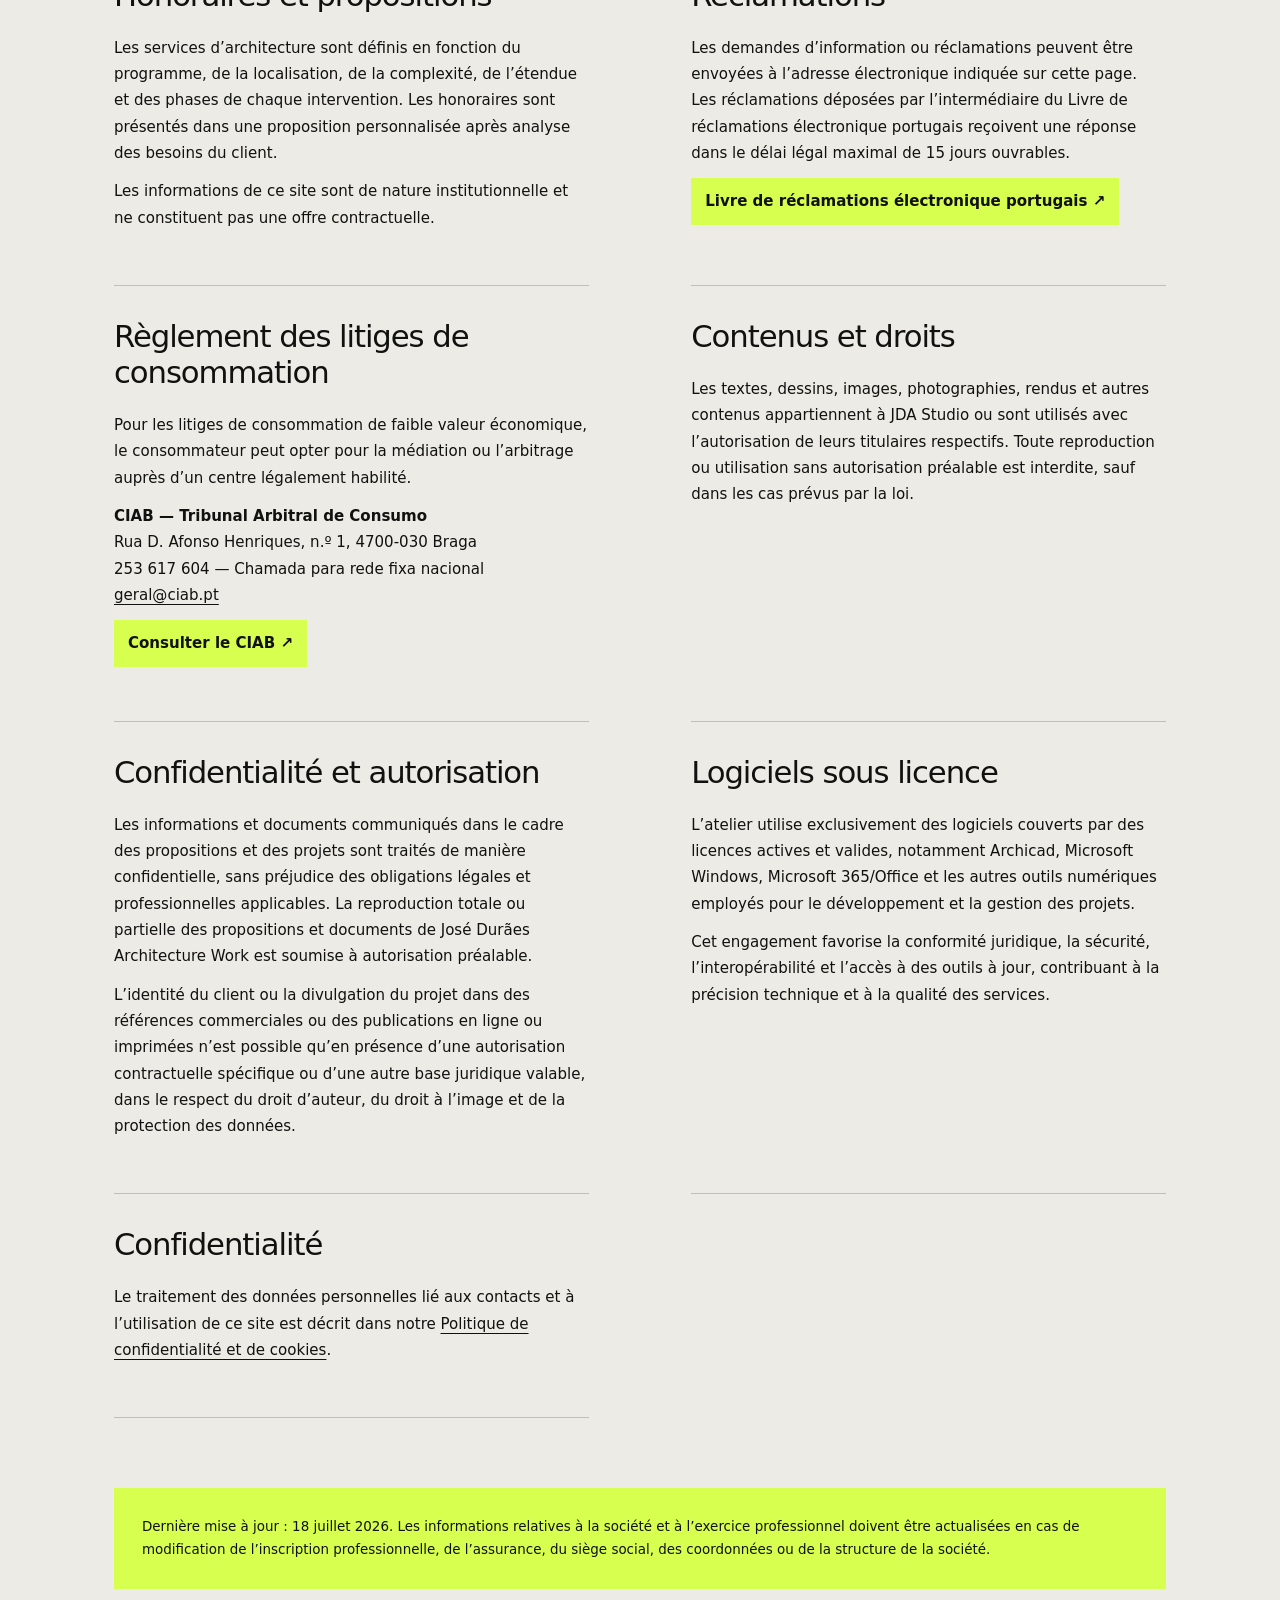
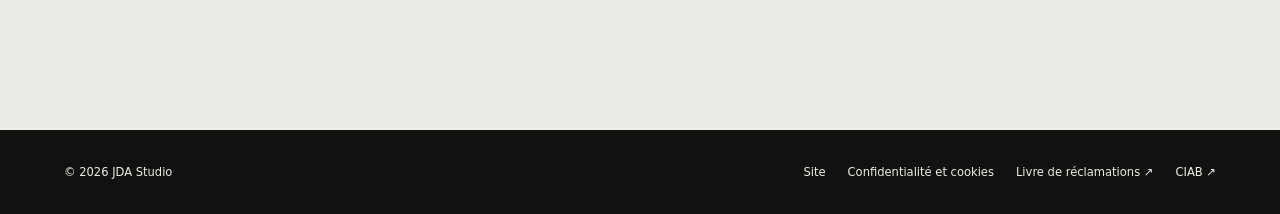
<file: legal-fr.html>
<!doctype html>
<html lang="fr">
<head>
  <meta charset="utf-8">
  <meta name="viewport" content="width=device-width,initial-scale=1">
  <meta name="description" content="Informations légales et professionnelles de José Durães Architecture Work, Lda.">
  <meta name="referrer" content="strict-origin-when-cross-origin">
  <title>Informations légales — JDA Studio</title>
  <link rel="icon" href="favicon.svg" type="image/svg+xml">
  <link rel="stylesheet" href="legal.css?v=2">
</head>
<body>
  <a class="skip-link" href="#contenu">Aller au contenu</a>
  <header class="legal-header"><a class="legal-brand" href="index-fr.html" aria-label="JDA Studio, retour au site"><svg class="legal-logo" viewBox="0 0 1000 1000" aria-hidden="true"><text x="150" y="510">J</text><text x="650" y="335">D</text><text x="447" y="825">A</text></svg></a><a class="legal-back" href="index-fr.html#contactos">Retour au site ↗</a></header>
  <main class="legal-main" id="contenu">
    <p class="legal-kicker">Transparence · Informations professionnelles</p>
    <h1>Informations<br>légales.</h1>
    <p class="legal-intro">Identification du prestataire, qualifications professionnelles, assurance de responsabilité civile professionnelle et conditions générales applicables aux services présentés sur ce site.</p>
    <div class="legal-grid">
      <section class="legal-section">
        <h2>Identification de la société</h2>
        <p><strong>José Durães Architecture Work, Lda.</strong></p>
        <p>Registre du commerce et numéro portugais d’identification fiscale des personnes morales (NIPC) : 513 975 160</p>
        <p>Société à responsabilité limitée de droit portugais · Constituée le 9 mai 2016</p>
        <p>CAE 71110 — Activités d’architecture</p>
      </section>
      <section class="legal-section">
        <h2>Localisation et contact</h2>
        <p>Esposende, Portugal</p>
        <p><a href="mailto:geral@lameladuraes.com">geral@lameladuraes.com</a></p>
        <p><a href="tel:+351911504794">+351 911 504 794</a><br><small>Chamada para rede móvel nacional</small></p>
      </section>
      <section class="legal-section">
        <h2>Informations professionnelles</h2>
        <p><strong>José António Serre Durães</strong></p>
        <p>Architecte · Membre effectif de l’Ordre des architectes portugais, n.º 17139</p>
        <p>Titre professionnel délivré au Portugal. Inscription en vigueur.</p>
        <p><a href="https://diariodarepublica.pt/dr/legislacao-consolidada/decreto-lei/1998-215604026" target="_blank" rel="noopener noreferrer">Statut de l’Ordre des architectes portugais ↗</a></p>
        <p><a href="https://diariodarepublica.pt/dr/detalhe/regulamento/786-2026-1139824432" target="_blank" rel="noopener noreferrer">Règlement de déontologie et de procédure disciplinaire ↗</a></p>
      </section>
      <section class="legal-section">
        <h2>Assurance professionnelle</h2>
        <p>Assurance de responsabilité civile professionnelle souscrite par l’Ordre des architectes portugais auprès d’<strong>Ageas Portugal — Companhia de Seguros, S.A.</strong></p>
        <p>Capital assuré : 50 000 €</p>
        <p>Étendue territoriale : Portugal continental et régions autonomes des Açores et de Madère.</p>
        <p>Période de couverture déclarée : du 1er janvier au 31 décembre 2026.</p>
        <p>Contact de l’assureur : Praça Príncipe Perfeito 2, 1990-278 Lisboa · 217 943 039 — Chamada para rede fixa nacional.</p>
        <p><a href="https://www.ageas.pt/particulares/apoio-ao-cliente/linhas-de-apoio/" target="_blank" rel="noopener noreferrer">Coordonnées officielles d’Ageas ↗</a></p>
      </section>
      <section class="legal-section">
        <h2>Honoraires et propositions</h2>
        <p>Les services d’architecture sont définis en fonction du programme, de la localisation, de la complexité, de l’étendue et des phases de chaque intervention. Les honoraires sont présentés dans une proposition personnalisée après analyse des besoins du client.</p>
        <p>Les informations de ce site sont de nature institutionnelle et ne constituent pas une offre contractuelle.</p>
      </section>
      <section class="legal-section">
        <h2>Réclamations</h2>
        <p>Les demandes d’information ou réclamations peuvent être envoyées à l’adresse électronique indiquée sur cette page. Les réclamations déposées par l’intermédiaire du Livre de réclamations électronique portugais reçoivent une réponse dans le délai légal maximal de 15 jours ouvrables.</p>
        <p><a class="legal-highlight" href="https://www.livroreclamacoes.pt/Inicio/" target="_blank" rel="noopener noreferrer">Livre de réclamations électronique portugais ↗</a></p>
      </section>
      <section class="legal-section">
        <h2>Règlement des litiges de consommation</h2>
        <p>Pour les litiges de consommation de faible valeur économique, le consommateur peut opter pour la médiation ou l’arbitrage auprès d’un centre légalement habilité.</p>
        <p><strong>CIAB — Tribunal Arbitral de Consumo</strong><br>Rua D. Afonso Henriques, n.º 1, 4700-030 Braga<br>253 617 604 — Chamada para rede fixa nacional<br><a href="mailto:geral@ciab.pt">geral@ciab.pt</a></p>
        <p><a class="legal-highlight" href="https://ciab.pt/" target="_blank" rel="noopener noreferrer">Consulter le CIAB ↗</a></p>
      </section>
      <section class="legal-section">
        <h2>Contenus et droits</h2>
        <p>Les textes, dessins, images, photographies, rendus et autres contenus appartiennent à JDA Studio ou sont utilisés avec l’autorisation de leurs titulaires respectifs. Toute reproduction ou utilisation sans autorisation préalable est interdite, sauf dans les cas prévus par la loi.</p>
      </section>
      <section class="legal-section">
        <h2>Confidentialité et autorisation</h2>
        <p>Les informations et documents communiqués dans le cadre des propositions et des projets sont traités de manière confidentielle, sans préjudice des obligations légales et professionnelles applicables. La reproduction totale ou partielle des propositions et documents de José Durães Architecture Work est soumise à autorisation préalable.</p>
        <p>L’identité du client ou la divulgation du projet dans des références commerciales ou des publications en ligne ou imprimées n’est possible qu’en présence d’une autorisation contractuelle spécifique ou d’une autre base juridique valable, dans le respect du droit d’auteur, du droit à l’image et de la protection des données.</p>
      </section>
      <section class="legal-section">
        <h2>Logiciels sous licence</h2>
        <p>L’atelier utilise exclusivement des logiciels couverts par des licences actives et valides, notamment Archicad, Microsoft Windows, Microsoft 365/Office et les autres outils numériques employés pour le développement et la gestion des projets.</p>
        <p>Cet engagement favorise la conformité juridique, la sécurité, l’interopérabilité et l’accès à des outils à jour, contribuant à la précision technique et à la qualité des services.</p>
      </section>
      <section class="legal-section">
        <h2>Confidentialité</h2>
        <p>Le traitement des données personnelles lié aux contacts et à l’utilisation de ce site est décrit dans notre <a href="privacy-fr.html">Politique de confidentialité et de cookies</a>.</p>
      </section>
    </div>
    <p class="legal-note">Dernière mise à jour : 18 juillet 2026. Les informations relatives à la société et à l’exercice professionnel doivent être actualisées en cas de modification de l’inscription professionnelle, de l’assurance, du siège social, des coordonnées ou de la structure de la société.</p>
  </main>
  <footer class="legal-footer"><span>© 2026 JDA Studio</span><nav><a href="index-fr.html">Site</a><a href="privacy-fr.html">Confidentialité et cookies</a><a href="https://www.livroreclamacoes.pt/Inicio/" target="_blank" rel="noopener noreferrer">Livre de réclamations ↗</a><a href="https://ciab.pt/" target="_blank" rel="noopener noreferrer">CIAB ↗</a></nav></footer>
</body>
</html>
</file>
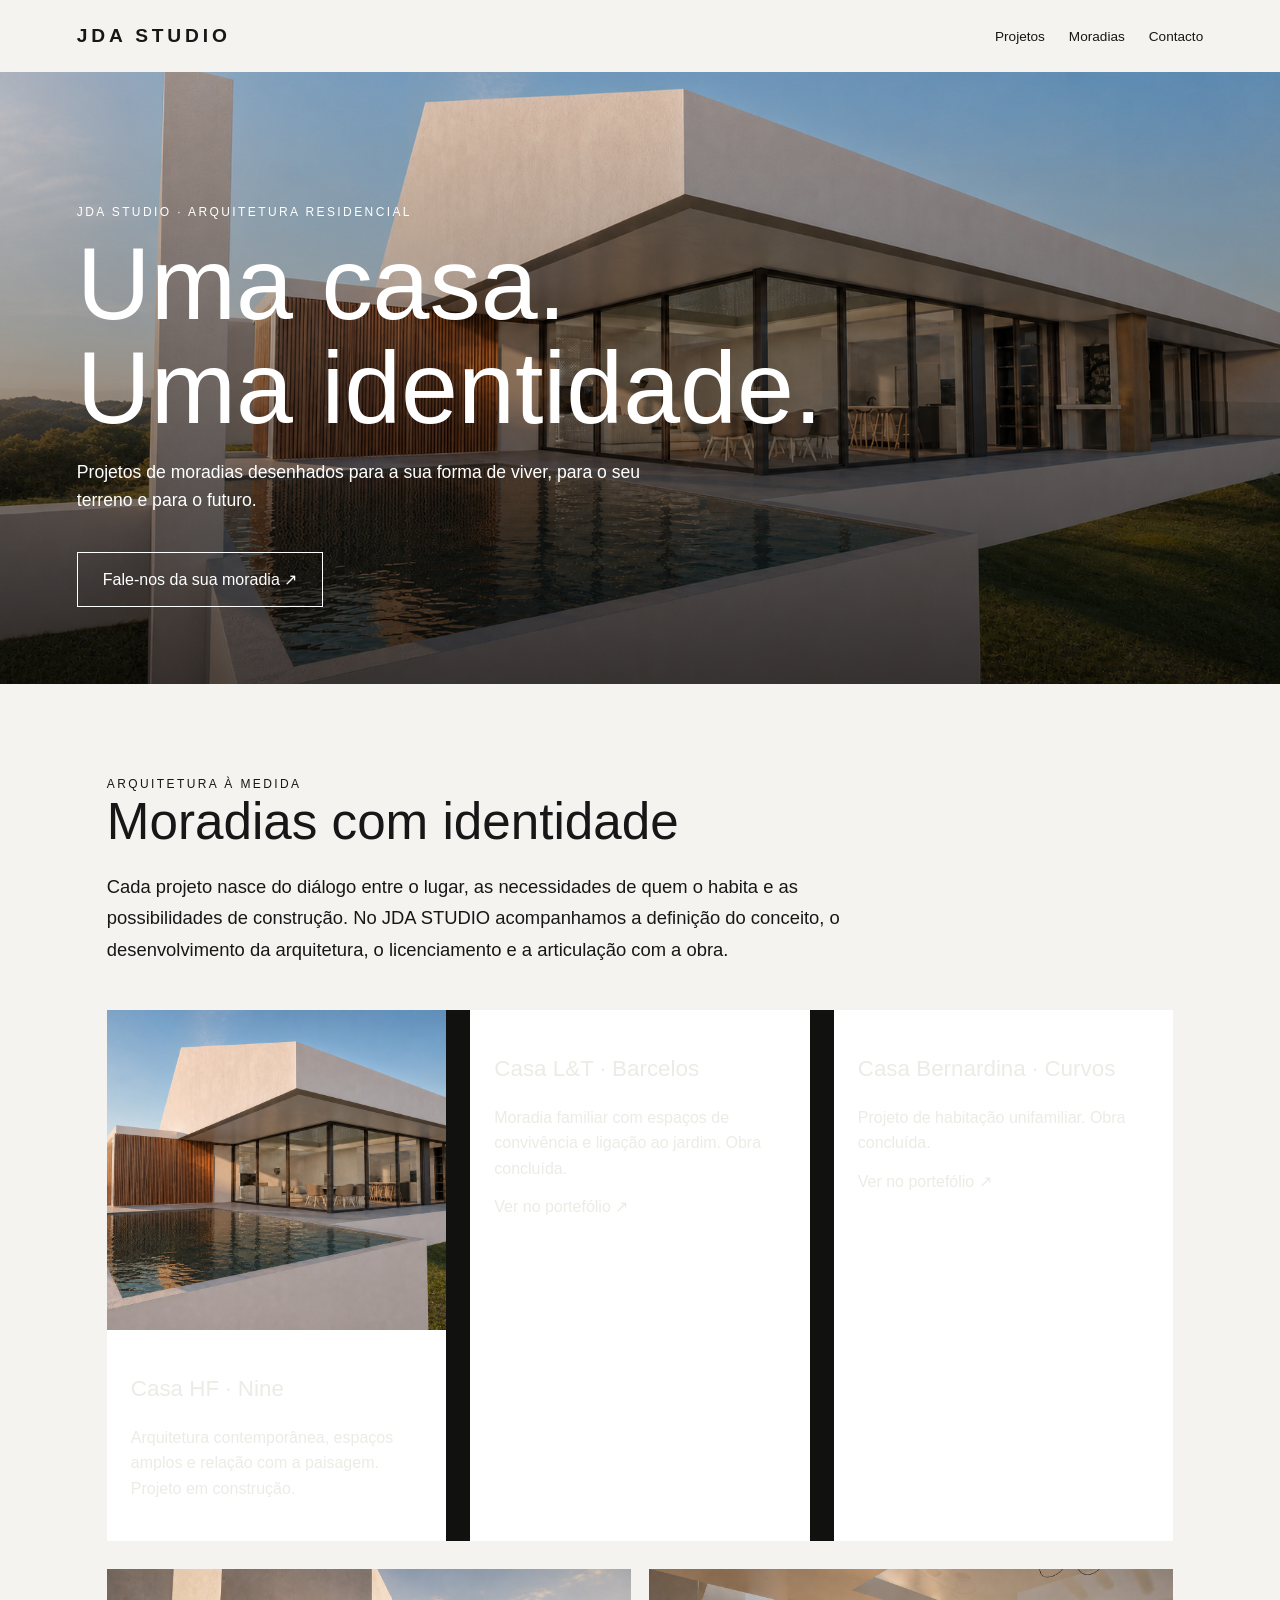
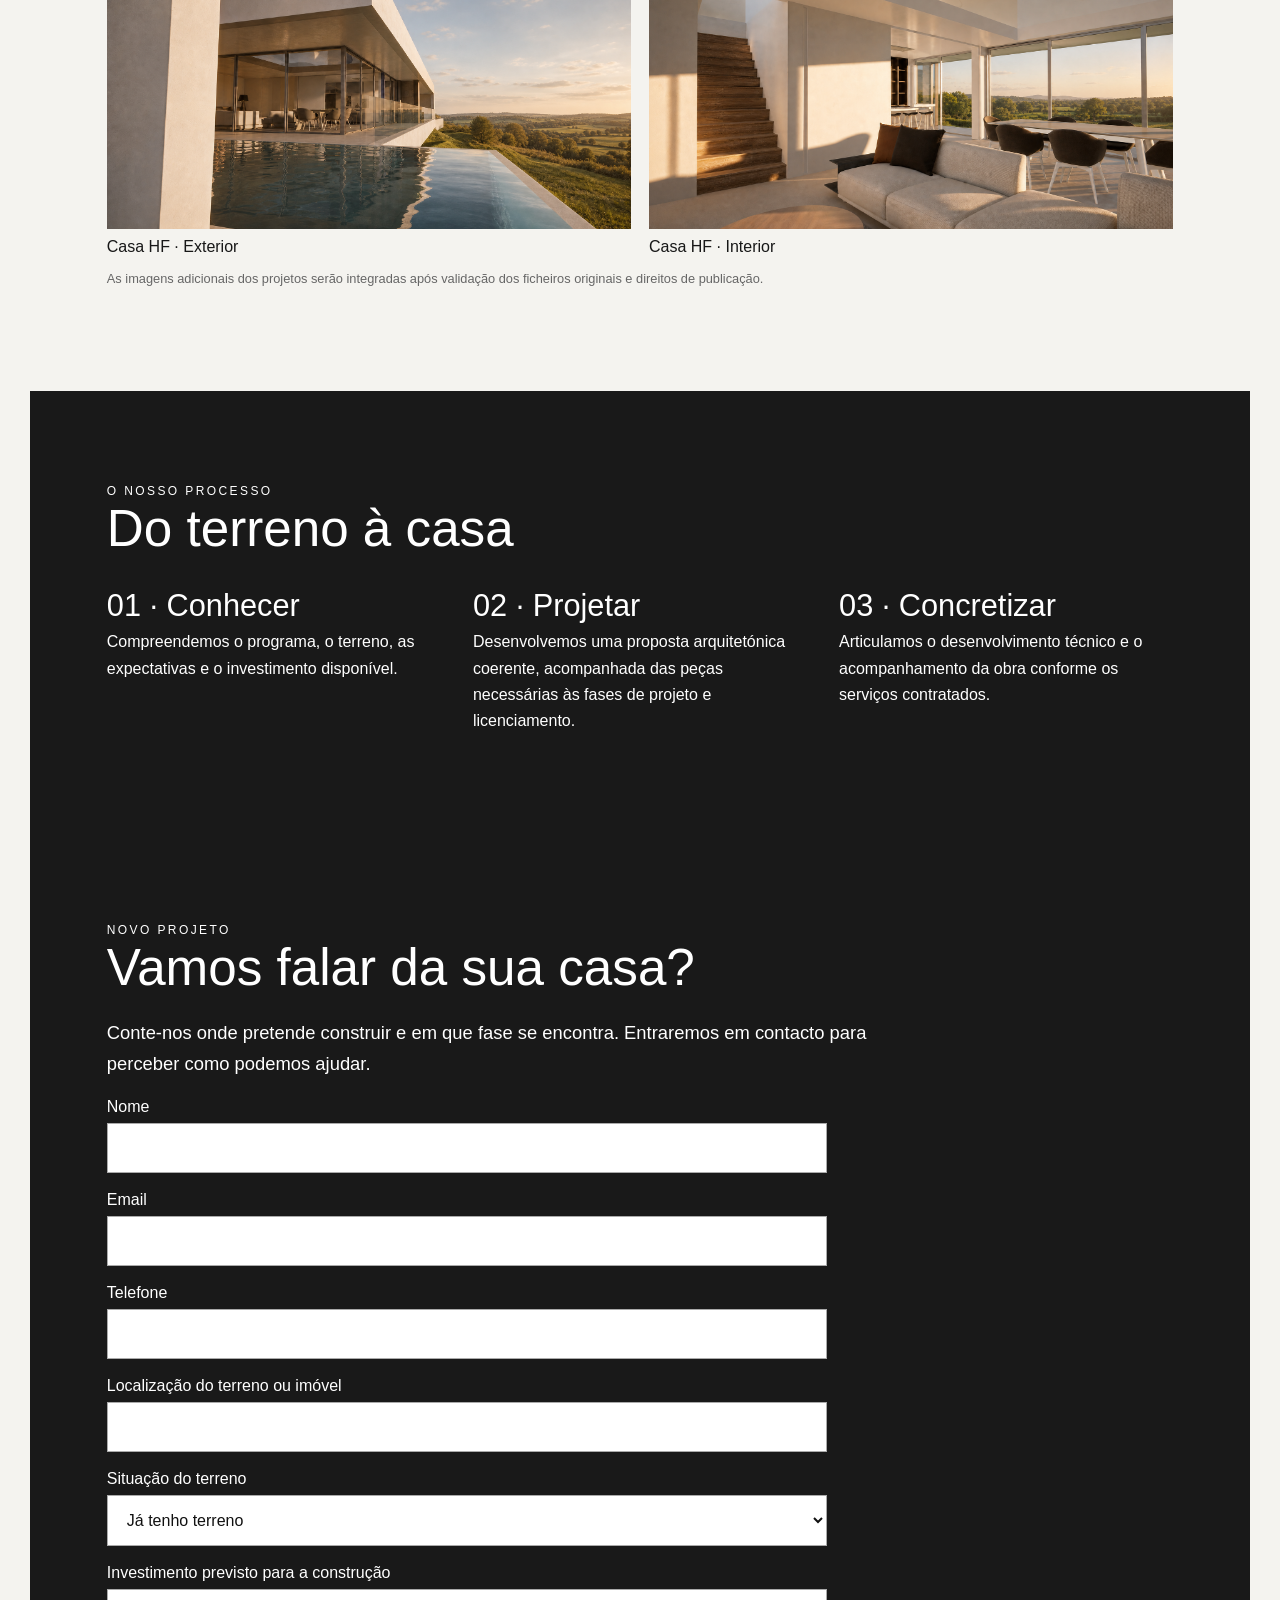
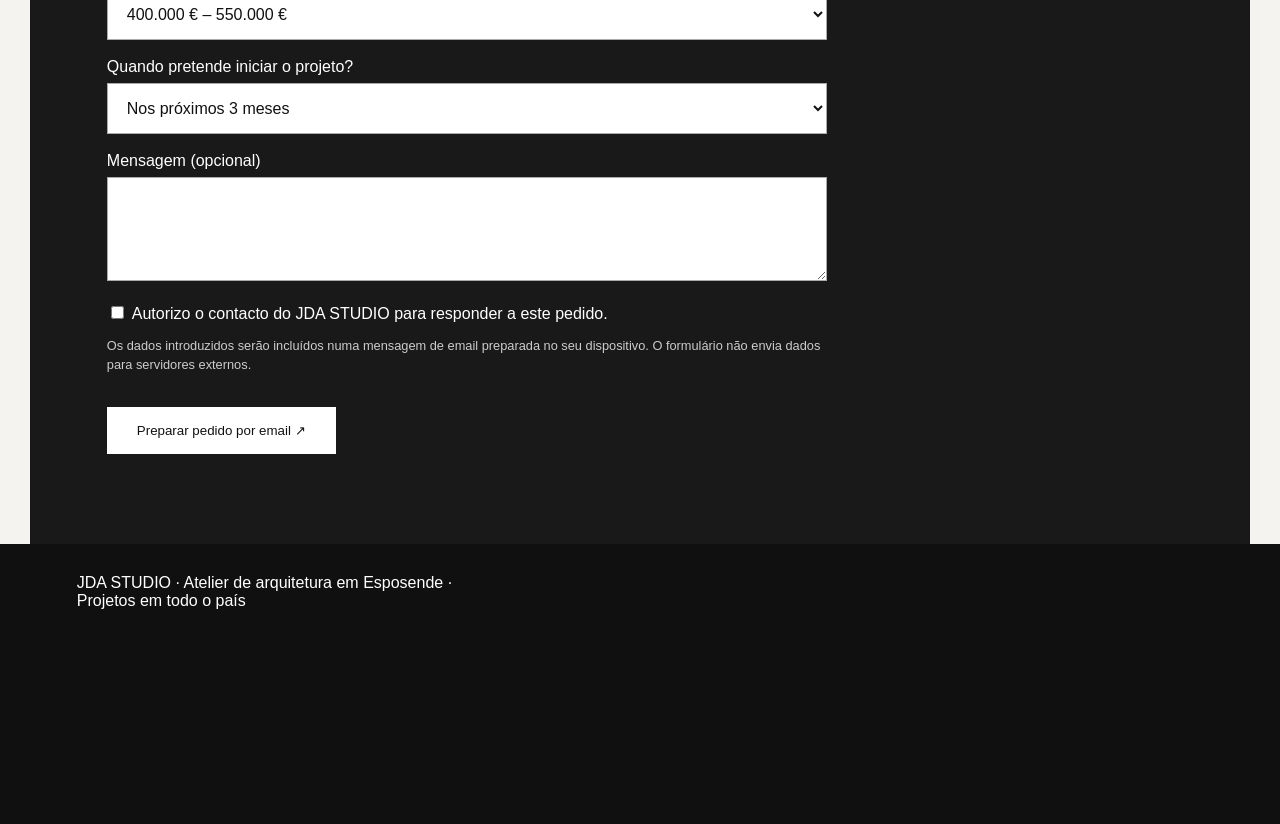
<file: moradias.html>
<!doctype html>
<html lang="pt-PT"><head><meta charset="utf-8"><meta name="viewport" content="width=device-width, initial-scale=1"><title>Projetos de Moradias | JDA STUDIO</title><meta name="description" content="Projetos de moradias contemporâneas e personalizadas. JDA STUDIO, atelier de arquitetura em Esposende, com projetos em todo o país."><meta name="robots" content="noindex,follow"><link rel="stylesheet" href="styles.css?v=5"><style>
*{box-sizing:border-box}body{margin:0;background:#f4f3ef;color:#171717;font-family:Arial,Helvetica,sans-serif}a{color:inherit}.top{padding:25px 6%;display:flex;justify-content:space-between;align-items:center;background:#f4f3ef}.logo{font-size:1.2rem;letter-spacing:.2em;font-weight:700;text-decoration:none}.top nav a{margin-left:24px;text-decoration:none;font-size:.85rem}.hero-m{min-height:68vh;position:relative;display:flex;align-items:end;padding:6%;background:linear-gradient(0deg,rgba(0,0,0,.68),rgba(0,0,0,.08)),url('assets/casa-hf-piscina-inland.png') center/cover;color:white}.hero-m h1{font-size:clamp(3rem,8vw,7rem);font-weight:400;line-height:1.02;margin:12px 0}.hero-m p{max-width:580px;font-size:1.1rem;line-height:1.6}.eyebrow{letter-spacing:.2em;text-transform:uppercase;font-size:.75rem}.content-m{max-width:1220px;margin:auto;padding:90px 6%}.content-m h2{font-size:clamp(2rem,4vw,3.7rem);font-weight:400;margin:0 0 20px}.intro{font-size:1.15rem;line-height:1.7;max-width:770px}.projects{display:grid;grid-template-columns:repeat(3,1fr);gap:24px;margin-top:45px}.project{background:white}.project img{width:100%;height:320px;object-fit:cover}.project div{padding:24px}.project h3{font-size:1.4rem;font-weight:400}.project p{line-height:1.6}.button-m{display:inline-block;padding:17px 25px;border:1px solid currentColor;text-decoration:none;margin-top:20px}.dark{background:#191919;color:white}.steps{display:grid;grid-template-columns:repeat(3,1fr);gap:32px;margin-top:30px}.steps p{line-height:1.65}.form-m{max-width:720px}.form-m label{display:block;margin:18px 0 7px}.form-m input,.form-m select,.form-m textarea{width:100%;padding:15px;border:1px solid #aaa;background:white;color:#111;font:inherit}.form-m button{padding:16px 30px;background:#fff;color:#111;border:0;margin-top:20px;cursor:pointer}.fine{font-size:.8rem;line-height:1.5;color:#ccc}footer{padding:30px 6%;background:#101010;color:#fff}@media(max-width:760px){.top{align-items:flex-start}.top nav a{display:inline-block;margin:0 0 10px 14px}.projects,.steps{grid-template-columns:1fr}.hero-m{min-height:70vh}.project img{height:280px}.content-m{padding:65px 6%}}
</style></head><body><header class="top"><a class="logo" href="index.html">JDA STUDIO</a><nav aria-label="Navegação"><a href="index.html#projetos">Projetos</a><a href="#moradias">Moradias</a><a href="#contacto">Contacto</a></nav></header><main><section class="hero-m"><div><span class="eyebrow">JDA STUDIO · Arquitetura residencial</span><h1>Uma casa.<br>Uma identidade.</h1><p>Projetos de moradias desenhados para a sua forma de viver, para o seu terreno e para o futuro.</p><a class="button-m" href="#contacto">Fale-nos da sua moradia ↗</a></div></section><section class="content-m" id="moradias"><span class="eyebrow">Arquitetura à medida</span><h2>Moradias com identidade</h2><p class="intro">Cada projeto nasce do diálogo entre o lugar, as necessidades de quem o habita e as possibilidades de construção. No JDA STUDIO acompanhamos a definição do conceito, o desenvolvimento da arquitetura, o licenciamento e a articulação com a obra.</p><div class="projects"><article class="project"><img src="assets/casa-hf-piscina-inland.png" alt="Casa HF — moradia contemporânea em Nine"><div><h3>Casa HF · Nine</h3><p>Arquitetura contemporânea, espaços amplos e relação com a paisagem. Projeto em construção.</p></div></article><article class="project"><div><h3>Casa L&T · Barcelos</h3><p>Moradia familiar com espaços de convivência e ligação ao jardim. Obra concluída.</p><a href="index.html#projetos">Ver no portefólio ↗</a></div></article><article class="project"><div><h3>Casa Bernardina · Curvos</h3><p>Projeto de habitação unifamiliar. Obra concluída.</p><a href="index.html#projetos">Ver no portefólio ↗</a></div></article></div><div style="display:grid;grid-template-columns:repeat(auto-fit,minmax(220px,1fr));gap:18px;margin-top:28px"><figure style="margin:0"><img style="width:100%;height:260px;object-fit:cover" src="assets/casa-hf-piscina-lateral-inland.png" alt="Casa HF — piscina e relação com a paisagem" loading="lazy"><figcaption style="padding-top:9px">Casa HF · Exterior</figcaption></figure><figure style="margin:0"><img style="width:100%;height:260px;object-fit:cover" src="assets/casa-hf-interior-inland.png" alt="Casa HF — interior com pé-direito duplo" loading="lazy"><figcaption style="padding-top:9px">Casa HF · Interior</figcaption></figure></div><p class="fine" style="color:#666">As imagens adicionais dos projetos serão integradas após validação dos ficheiros originais e direitos de publicação.</p></section><section class="content-m dark"><span class="eyebrow">O nosso processo</span><h2>Do terreno à casa</h2><div class="steps"><div><h3>01 · Conhecer</h3><p>Compreendemos o programa, o terreno, as expectativas e o investimento disponível.</p></div><div><h3>02 · Projetar</h3><p>Desenvolvemos uma proposta arquitetónica coerente, acompanhada das peças necessárias às fases de projeto e licenciamento.</p></div><div><h3>03 · Concretizar</h3><p>Articulamos o desenvolvimento técnico e o acompanhamento da obra conforme os serviços contratados.</p></div></div></section><section class="content-m dark" id="contacto"><span class="eyebrow">Novo projeto</span><h2>Vamos falar da sua casa?</h2><p class="intro">Conte-nos onde pretende construir e em que fase se encontra. Entraremos em contacto para perceber como podemos ajudar.</p><form class="form-m" id="lead-form"><label for="nome">Nome</label><input id="nome" name="nome" required autocomplete="name"><label for="email">Email</label><input id="email" name="email" type="email" required autocomplete="email"><label for="telefone">Telefone</label><input id="telefone" name="telefone" type="tel" autocomplete="tel"><label for="local">Localização do terreno ou imóvel</label><input id="local" name="local" required><label for="terreno">Situação do terreno</label><select id="terreno" name="terreno"><option>Já tenho terreno</option><option>Estou à procura</option><option>Tenho uma moradia para reabilitar</option></select><label for="orcamento">Investimento previsto para a construção</label><select id="orcamento" name="orcamento"><option>400.000 € – 550.000 €</option><option>550.000 € – 700.000 €</option><option>Mais de 700.000 €</option><option>Ainda por definir</option></select><label for="prazo">Quando pretende iniciar o projeto?</label><select id="prazo" name="prazo"><option>Nos próximos 3 meses</option><option>Entre 3 e 6 meses</option><option>Entre 6 e 12 meses</option><option>Mais tarde</option></select><label for="mensagem">Mensagem (opcional)</label><textarea id="mensagem" name="mensagem" rows="4"></textarea><label><input type="checkbox" id="consent" required style="width:auto;margin-right:8px">Autorizo o contacto do JDA STUDIO para responder a este pedido.</label><p class="fine">Os dados introduzidos serão incluídos numa mensagem de email preparada no seu dispositivo. O formulário não envia dados para servidores externos.</p><button type="submit">Preparar pedido por email ↗</button></form></section></main><footer>JDA STUDIO · Atelier de arquitetura em Esposende · Projetos em todo o país</footer><script>document.getElementById('lead-form').addEventListener('submit',function(e){e.preventDefault();const d=new FormData(this);const lines=Array.from(d.entries()).filter(([k])=>k!=='consent').map(([k,v])=>k+': '+v).join('\n');location.href='mailto:geral@lameladuraes.com?subject='+encodeURIComponent('Novo pedido de projeto de moradia — JDA STUDIO')+'&body='+encodeURIComponent(lines);});</script></body></html>
</file>
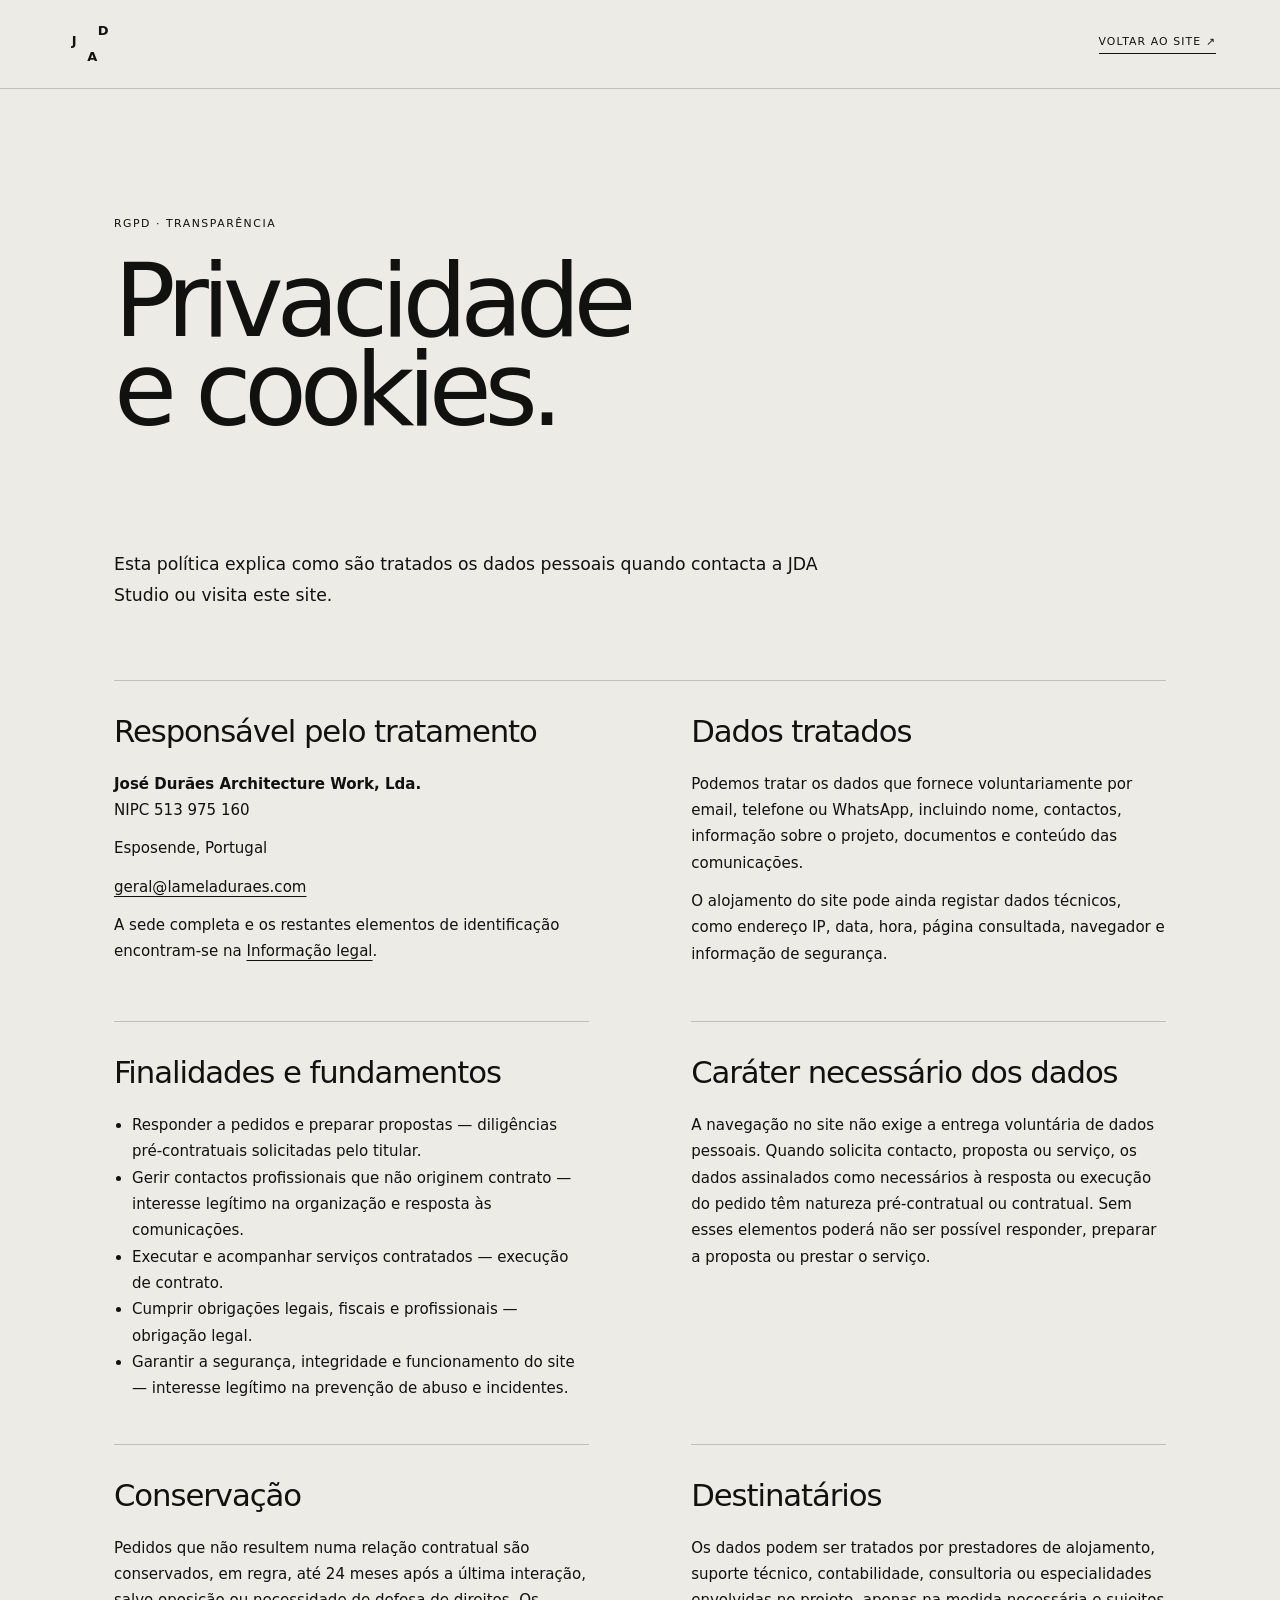
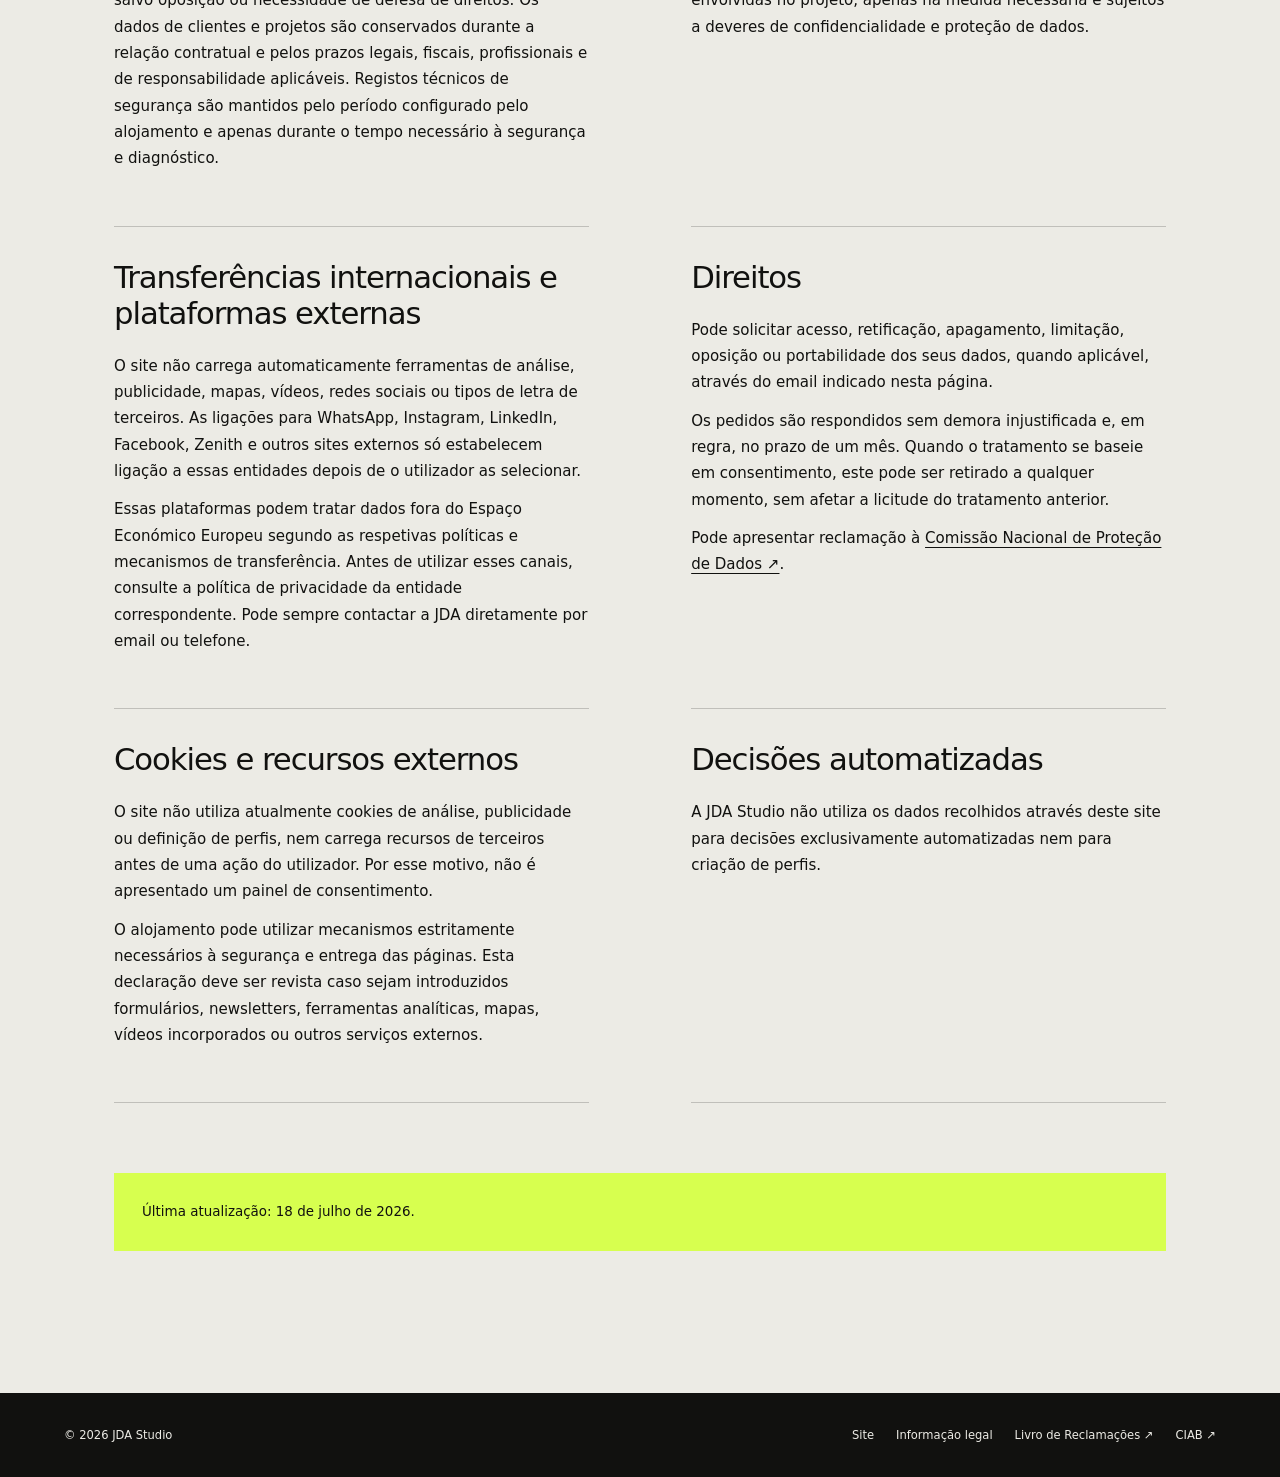
<file: privacidade.html>
<!doctype html>
<html lang="pt-PT">
<head>
  <meta charset="utf-8">
  <meta name="viewport" content="width=device-width,initial-scale=1">
  <meta name="description" content="Política de Privacidade e Cookies da JDA Studio.">
  <meta name="referrer" content="strict-origin-when-cross-origin">
  <title>Privacidade e cookies — JDA Studio</title>
  <link rel="icon" href="favicon.svg" type="image/svg+xml">
  <link rel="stylesheet" href="legal.css?v=2">
</head>
<body>
  <a class="skip-link" href="#conteudo">Saltar para o conteúdo</a>
  <header class="legal-header"><a class="legal-brand" href="index.html" aria-label="JDA Studio, voltar ao site"><svg class="legal-logo" viewBox="0 0 1000 1000" aria-hidden="true"><text x="150" y="510">J</text><text x="650" y="335">D</text><text x="447" y="825">A</text></svg></a><a class="legal-back" href="index.html#contactos">Voltar ao site ↗</a></header>
  <main class="legal-main" id="conteudo">
    <p class="legal-kicker">RGPD · Transparência</p>
    <h1>Privacidade<br>e cookies.</h1>
    <p class="legal-intro">Esta política explica como são tratados os dados pessoais quando contacta a JDA Studio ou visita este site.</p>
    <div class="legal-grid">
      <section class="legal-section">
        <h2>Responsável pelo tratamento</h2>
        <p><strong>José Durães Architecture Work, Lda.</strong><br>NIPC 513 975 160</p>
        <p>Esposende, Portugal</p>
        <p><a href="mailto:geral@lameladuraes.com">geral@lameladuraes.com</a></p>
        <p>A sede completa e os restantes elementos de identificação encontram-se na <a href="informacao-legal.html">Informação legal</a>.</p>
      </section>
      <section class="legal-section">
        <h2>Dados tratados</h2>
        <p>Podemos tratar os dados que fornece voluntariamente por email, telefone ou WhatsApp, incluindo nome, contactos, informação sobre o projeto, documentos e conteúdo das comunicações.</p>
        <p>O alojamento do site pode ainda registar dados técnicos, como endereço IP, data, hora, página consultada, navegador e informação de segurança.</p>
      </section>
      <section class="legal-section">
        <h2>Finalidades e fundamentos</h2>
        <ul><li>Responder a pedidos e preparar propostas — diligências pré-contratuais solicitadas pelo titular.</li><li>Gerir contactos profissionais que não originem contrato — interesse legítimo na organização e resposta às comunicações.</li><li>Executar e acompanhar serviços contratados — execução de contrato.</li><li>Cumprir obrigações legais, fiscais e profissionais — obrigação legal.</li><li>Garantir a segurança, integridade e funcionamento do site — interesse legítimo na prevenção de abuso e incidentes.</li></ul>
      </section>
      <section class="legal-section">
        <h2>Caráter necessário dos dados</h2>
        <p>A navegação no site não exige a entrega voluntária de dados pessoais. Quando solicita contacto, proposta ou serviço, os dados assinalados como necessários à resposta ou execução do pedido têm natureza pré-contratual ou contratual. Sem esses elementos poderá não ser possível responder, preparar a proposta ou prestar o serviço.</p>
      </section>
      <section class="legal-section">
        <h2>Conservação</h2>
        <p>Pedidos que não resultem numa relação contratual são conservados, em regra, até 24 meses após a última interação, salvo oposição ou necessidade de defesa de direitos. Os dados de clientes e projetos são conservados durante a relação contratual e pelos prazos legais, fiscais, profissionais e de responsabilidade aplicáveis. Registos técnicos de segurança são mantidos pelo período configurado pelo alojamento e apenas durante o tempo necessário à segurança e diagnóstico.</p>
      </section>
      <section class="legal-section">
        <h2>Destinatários</h2>
        <p>Os dados podem ser tratados por prestadores de alojamento, suporte técnico, contabilidade, consultoria ou especialidades envolvidas no projeto, apenas na medida necessária e sujeitos a deveres de confidencialidade e proteção de dados.</p>
      </section>
      <section class="legal-section">
        <h2>Transferências internacionais e plataformas externas</h2>
        <p>O site não carrega automaticamente ferramentas de análise, publicidade, mapas, vídeos, redes sociais ou tipos de letra de terceiros. As ligações para WhatsApp, Instagram, LinkedIn, Facebook, Zenith e outros sites externos só estabelecem ligação a essas entidades depois de o utilizador as selecionar.</p>
        <p>Essas plataformas podem tratar dados fora do Espaço Económico Europeu segundo as respetivas políticas e mecanismos de transferência. Antes de utilizar esses canais, consulte a política de privacidade da entidade correspondente. Pode sempre contactar a JDA diretamente por email ou telefone.</p>
      </section>
      <section class="legal-section">
        <h2>Direitos</h2>
        <p>Pode solicitar acesso, retificação, apagamento, limitação, oposição ou portabilidade dos seus dados, quando aplicável, através do email indicado nesta página.</p>
        <p>Os pedidos são respondidos sem demora injustificada e, em regra, no prazo de um mês. Quando o tratamento se baseie em consentimento, este pode ser retirado a qualquer momento, sem afetar a licitude do tratamento anterior.</p>
        <p>Pode apresentar reclamação à <a href="https://www.cnpd.pt/" target="_blank" rel="noopener noreferrer">Comissão Nacional de Proteção de Dados ↗</a>.</p>
      </section>
      <section class="legal-section">
        <h2>Cookies e recursos externos</h2>
        <p>O site não utiliza atualmente cookies de análise, publicidade ou definição de perfis, nem carrega recursos de terceiros antes de uma ação do utilizador. Por esse motivo, não é apresentado um painel de consentimento.</p>
        <p>O alojamento pode utilizar mecanismos estritamente necessários à segurança e entrega das páginas. Esta declaração deve ser revista caso sejam introduzidos formulários, newsletters, ferramentas analíticas, mapas, vídeos incorporados ou outros serviços externos.</p>
      </section>
      <section class="legal-section">
        <h2>Decisões automatizadas</h2>
        <p>A JDA Studio não utiliza os dados recolhidos através deste site para decisões exclusivamente automatizadas nem para criação de perfis.</p>
      </section>
    </div>
    <p class="legal-note">Última atualização: 18 de julho de 2026.</p>
  </main>
  <footer class="legal-footer"><span>© 2026 JDA Studio</span><nav><a href="index.html">Site</a><a href="informacao-legal.html">Informação legal</a><a href="https://www.livroreclamacoes.pt/Inicio/" target="_blank" rel="noopener noreferrer">Livro de Reclamações ↗</a><a href="https://ciab.pt/" target="_blank" rel="noopener noreferrer">CIAB ↗</a></nav></footer>
</body>
</html>
</file>
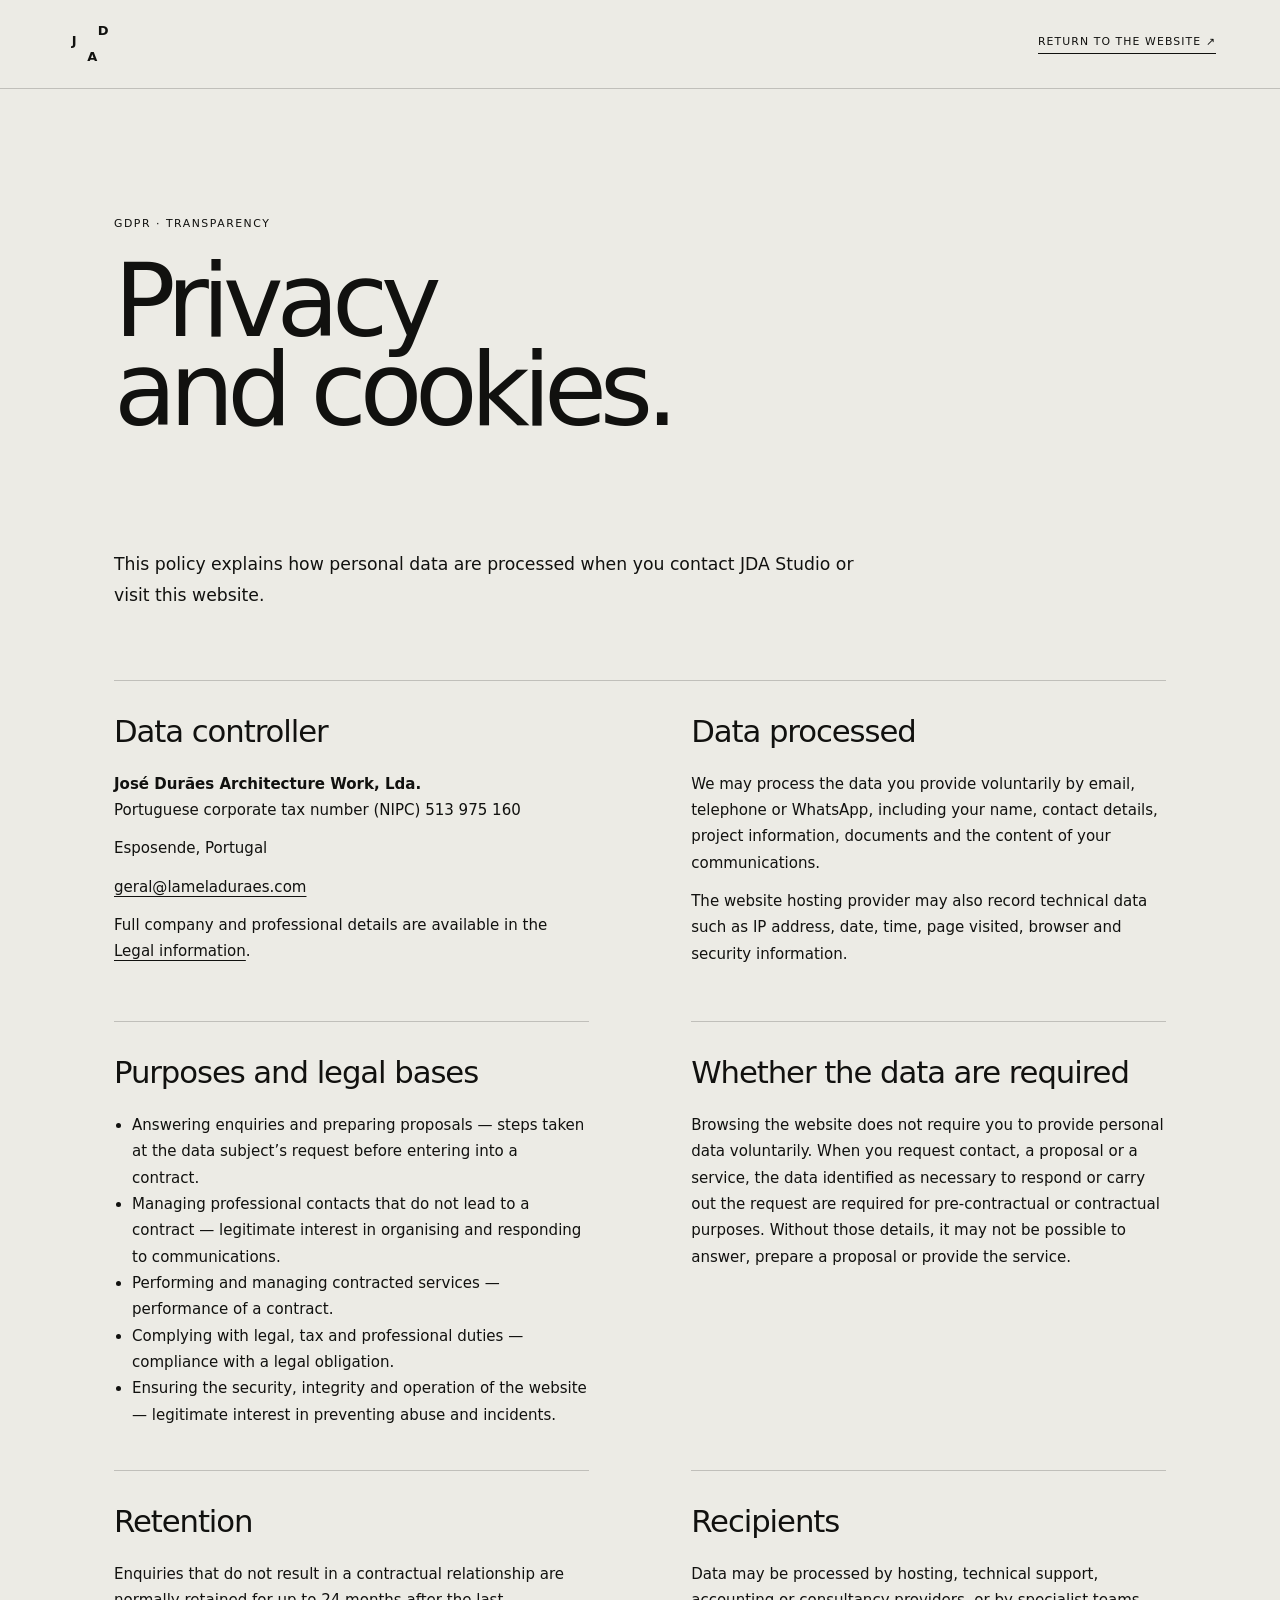
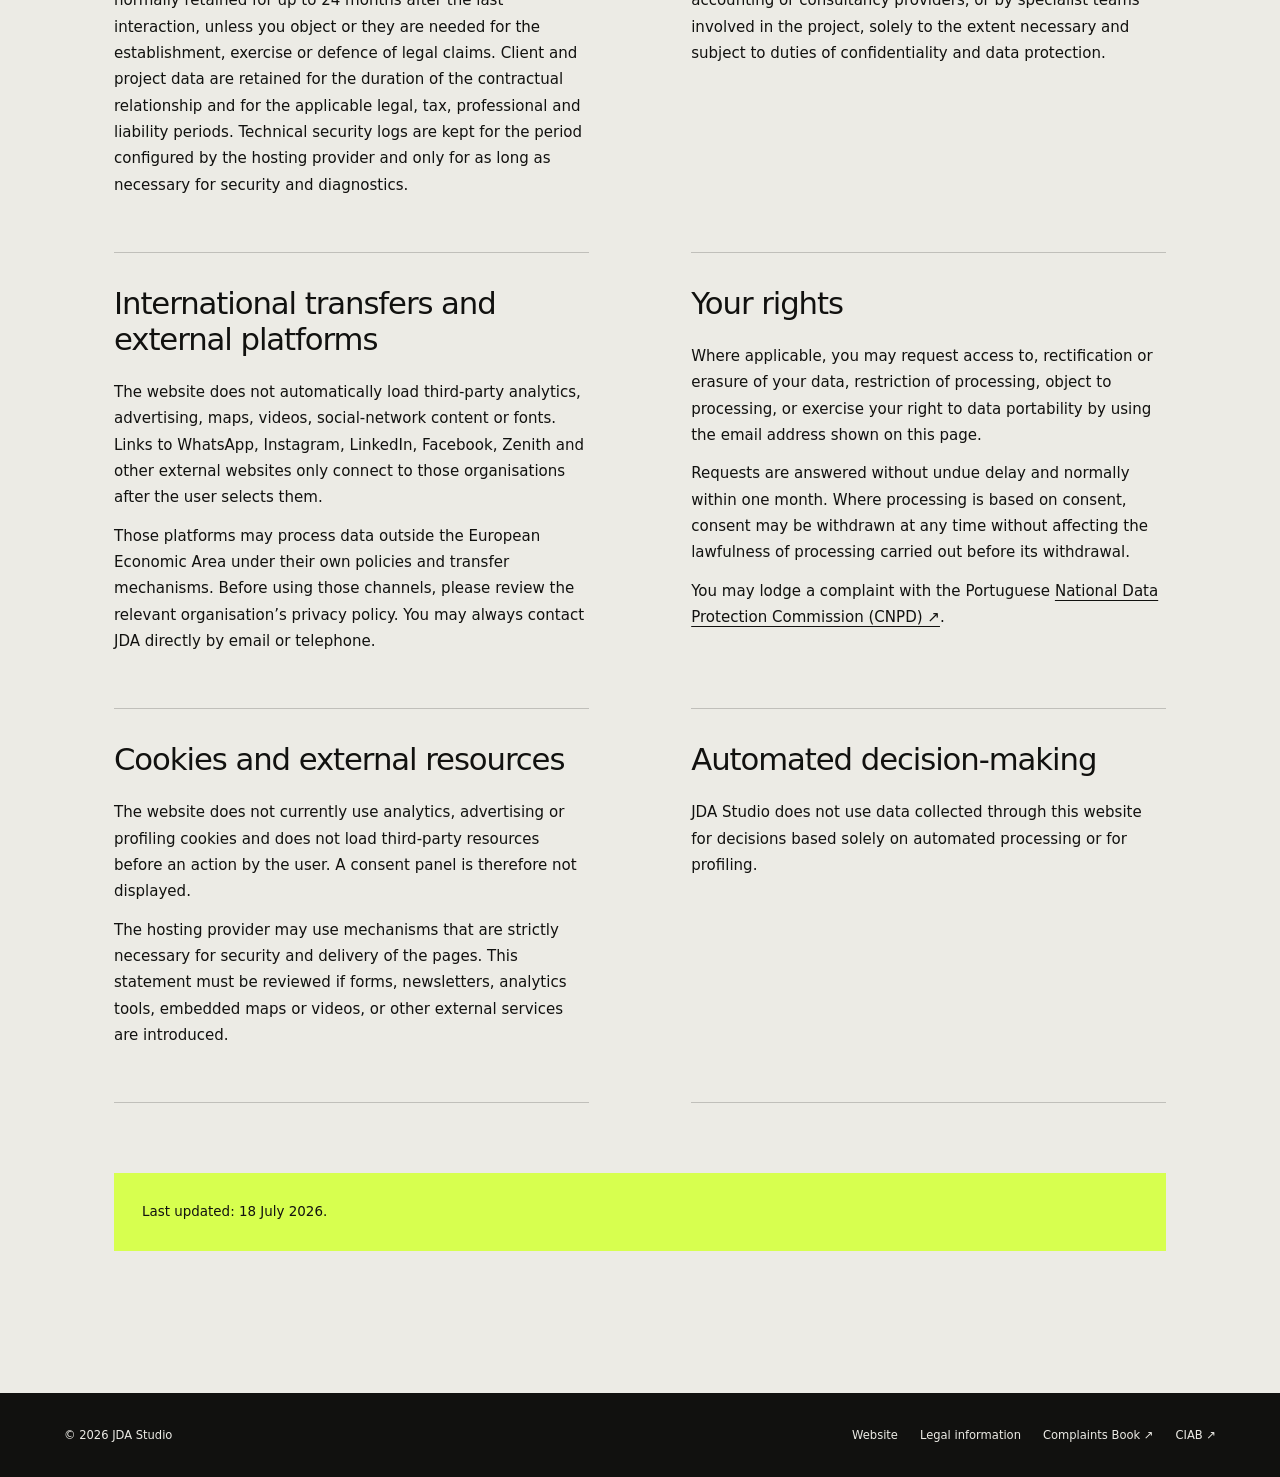
<file: privacy-en.html>
<!doctype html>
<html lang="en">
<head>
  <meta charset="utf-8">
  <meta name="viewport" content="width=device-width,initial-scale=1">
  <meta name="description" content="JDA Studio Privacy and Cookies Policy.">
  <meta name="referrer" content="strict-origin-when-cross-origin">
  <title>Privacy and cookies — JDA Studio</title>
  <link rel="icon" href="favicon.svg" type="image/svg+xml">
  <link rel="stylesheet" href="legal.css?v=2">
</head>
<body>
  <a class="skip-link" href="#content">Skip to content</a>
  <header class="legal-header"><a class="legal-brand" href="index-en.html" aria-label="JDA Studio, return to the website"><svg class="legal-logo" viewBox="0 0 1000 1000" aria-hidden="true"><text x="150" y="510">J</text><text x="650" y="335">D</text><text x="447" y="825">A</text></svg></a><a class="legal-back" href="index-en.html#contactos">Return to the website ↗</a></header>
  <main class="legal-main" id="content">
    <p class="legal-kicker">GDPR · Transparency</p>
    <h1>Privacy<br>and cookies.</h1>
    <p class="legal-intro">This policy explains how personal data are processed when you contact JDA Studio or visit this website.</p>
    <div class="legal-grid">
      <section class="legal-section">
        <h2>Data controller</h2>
        <p><strong>José Durães Architecture Work, Lda.</strong><br>Portuguese corporate tax number (NIPC) 513 975 160</p>
        <p>Esposende, Portugal</p>
        <p><a href="mailto:geral@lameladuraes.com">geral@lameladuraes.com</a></p>
        <p>Full company and professional details are available in the <a href="legal-en.html">Legal information</a>.</p>
      </section>
      <section class="legal-section">
        <h2>Data processed</h2>
        <p>We may process the data you provide voluntarily by email, telephone or WhatsApp, including your name, contact details, project information, documents and the content of your communications.</p>
        <p>The website hosting provider may also record technical data such as IP address, date, time, page visited, browser and security information.</p>
      </section>
      <section class="legal-section">
        <h2>Purposes and legal bases</h2>
        <ul><li>Answering enquiries and preparing proposals — steps taken at the data subject’s request before entering into a contract.</li><li>Managing professional contacts that do not lead to a contract — legitimate interest in organising and responding to communications.</li><li>Performing and managing contracted services — performance of a contract.</li><li>Complying with legal, tax and professional duties — compliance with a legal obligation.</li><li>Ensuring the security, integrity and operation of the website — legitimate interest in preventing abuse and incidents.</li></ul>
      </section>
      <section class="legal-section">
        <h2>Whether the data are required</h2>
        <p>Browsing the website does not require you to provide personal data voluntarily. When you request contact, a proposal or a service, the data identified as necessary to respond or carry out the request are required for pre-contractual or contractual purposes. Without those details, it may not be possible to answer, prepare a proposal or provide the service.</p>
      </section>
      <section class="legal-section">
        <h2>Retention</h2>
        <p>Enquiries that do not result in a contractual relationship are normally retained for up to 24 months after the last interaction, unless you object or they are needed for the establishment, exercise or defence of legal claims. Client and project data are retained for the duration of the contractual relationship and for the applicable legal, tax, professional and liability periods. Technical security logs are kept for the period configured by the hosting provider and only for as long as necessary for security and diagnostics.</p>
      </section>
      <section class="legal-section">
        <h2>Recipients</h2>
        <p>Data may be processed by hosting, technical support, accounting or consultancy providers, or by specialist teams involved in the project, solely to the extent necessary and subject to duties of confidentiality and data protection.</p>
      </section>
      <section class="legal-section">
        <h2>International transfers and external platforms</h2>
        <p>The website does not automatically load third-party analytics, advertising, maps, videos, social-network content or fonts. Links to WhatsApp, Instagram, LinkedIn, Facebook, Zenith and other external websites only connect to those organisations after the user selects them.</p>
        <p>Those platforms may process data outside the European Economic Area under their own policies and transfer mechanisms. Before using those channels, please review the relevant organisation’s privacy policy. You may always contact JDA directly by email or telephone.</p>
      </section>
      <section class="legal-section">
        <h2>Your rights</h2>
        <p>Where applicable, you may request access to, rectification or erasure of your data, restriction of processing, object to processing, or exercise your right to data portability by using the email address shown on this page.</p>
        <p>Requests are answered without undue delay and normally within one month. Where processing is based on consent, consent may be withdrawn at any time without affecting the lawfulness of processing carried out before its withdrawal.</p>
        <p>You may lodge a complaint with the Portuguese <a href="https://www.cnpd.pt/" target="_blank" rel="noopener noreferrer">National Data Protection Commission (CNPD) ↗</a>.</p>
      </section>
      <section class="legal-section">
        <h2>Cookies and external resources</h2>
        <p>The website does not currently use analytics, advertising or profiling cookies and does not load third-party resources before an action by the user. A consent panel is therefore not displayed.</p>
        <p>The hosting provider may use mechanisms that are strictly necessary for security and delivery of the pages. This statement must be reviewed if forms, newsletters, analytics tools, embedded maps or videos, or other external services are introduced.</p>
      </section>
      <section class="legal-section">
        <h2>Automated decision-making</h2>
        <p>JDA Studio does not use data collected through this website for decisions based solely on automated processing or for profiling.</p>
      </section>
    </div>
    <p class="legal-note">Last updated: 18 July 2026.</p>
  </main>
  <footer class="legal-footer"><span>© 2026 JDA Studio</span><nav><a href="index-en.html">Website</a><a href="legal-en.html">Legal information</a><a href="https://www.livroreclamacoes.pt/Inicio/" target="_blank" rel="noopener noreferrer">Complaints Book ↗</a><a href="https://ciab.pt/" target="_blank" rel="noopener noreferrer">CIAB ↗</a></nav></footer>
</body>
</html>
</file>
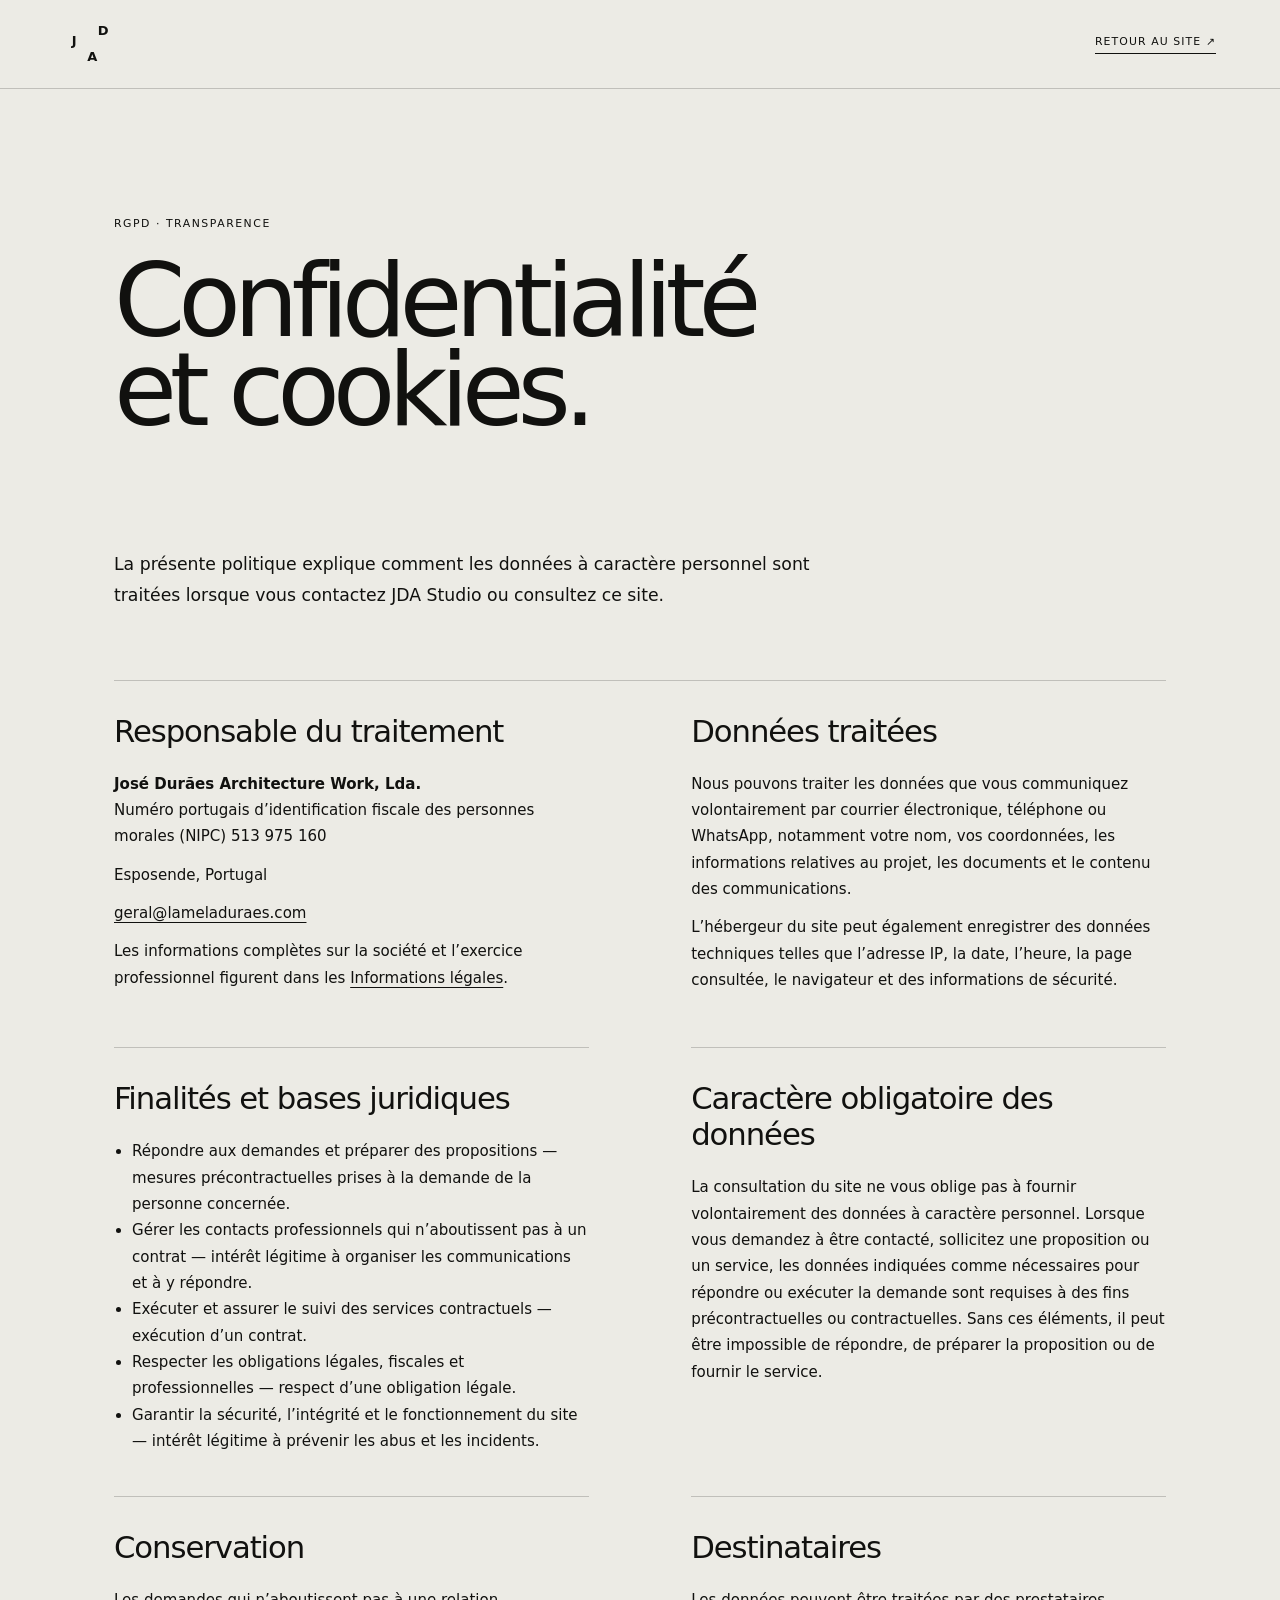
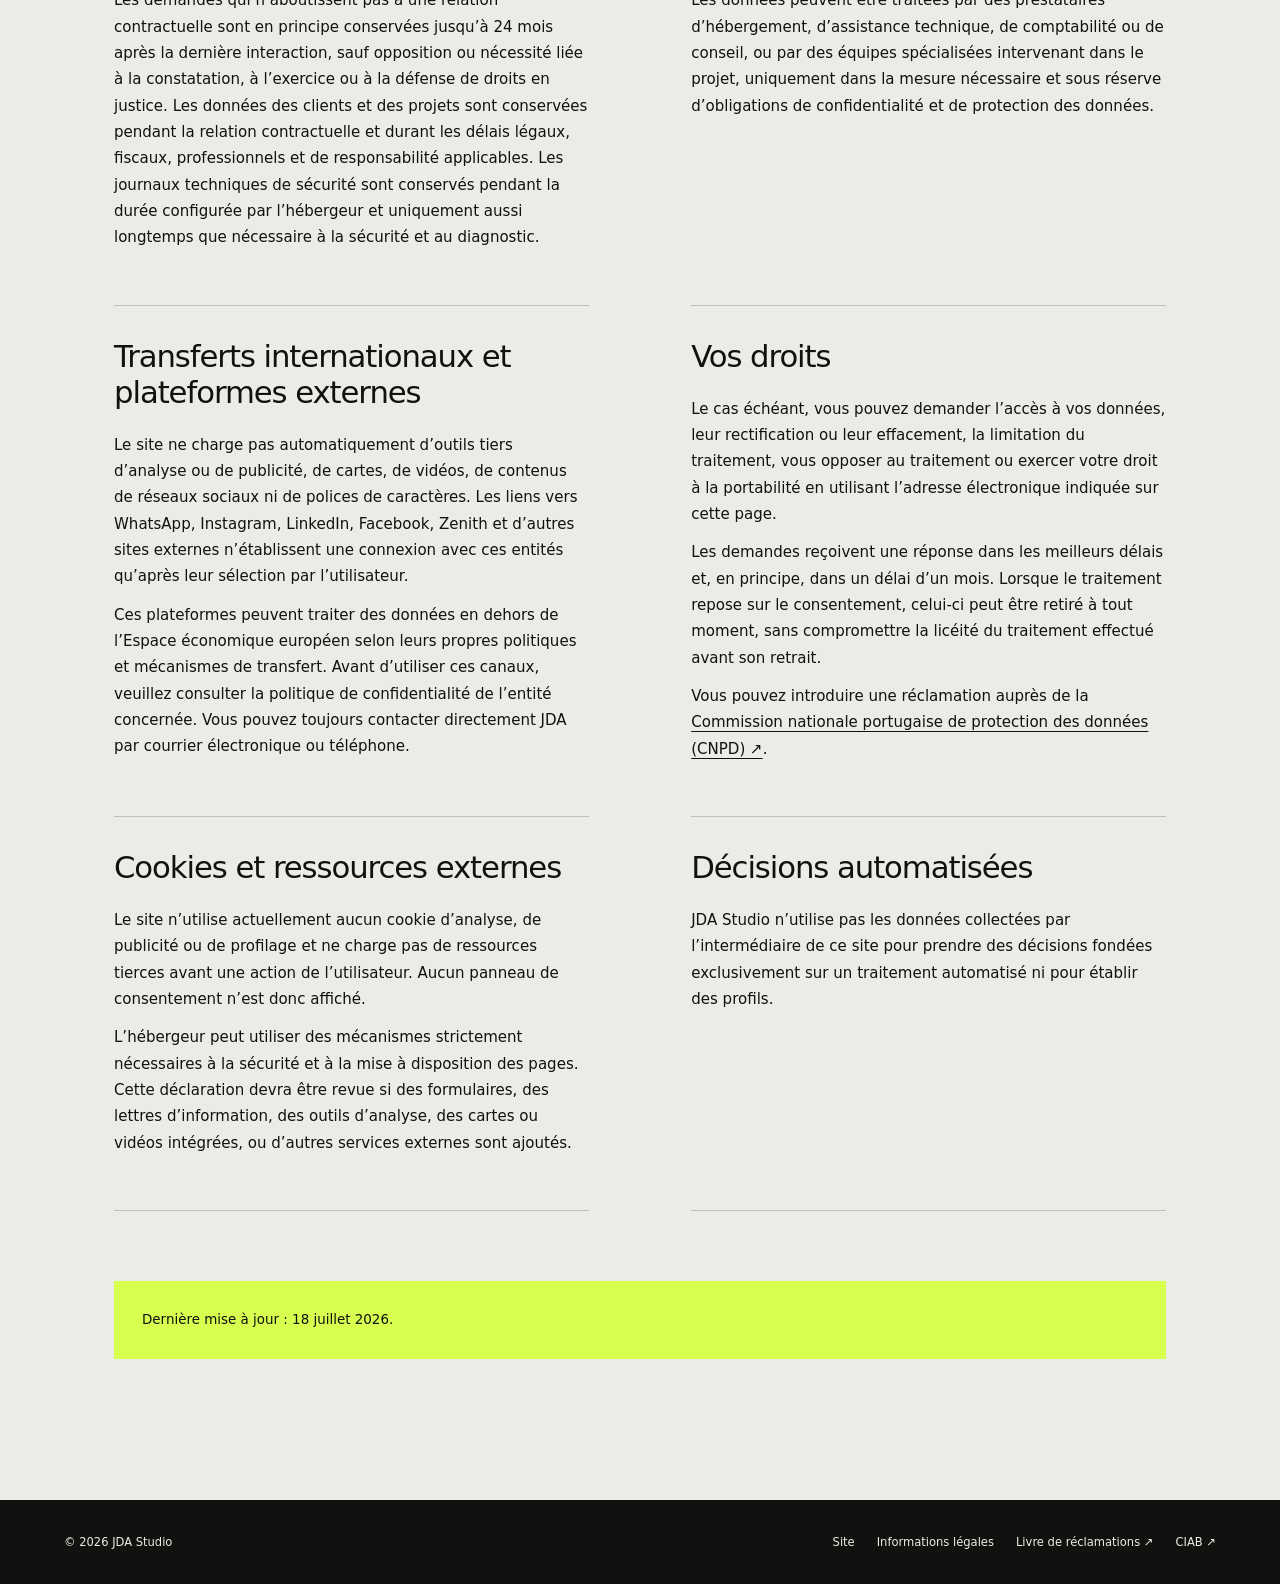
<file: privacy-fr.html>
<!doctype html>
<html lang="fr">
<head>
  <meta charset="utf-8">
  <meta name="viewport" content="width=device-width,initial-scale=1">
  <meta name="description" content="Politique de confidentialité et de cookies de JDA Studio.">
  <meta name="referrer" content="strict-origin-when-cross-origin">
  <title>Confidentialité et cookies — JDA Studio</title>
  <link rel="icon" href="favicon.svg" type="image/svg+xml">
  <link rel="stylesheet" href="legal.css?v=2">
</head>
<body>
  <a class="skip-link" href="#contenu">Aller au contenu</a>
  <header class="legal-header"><a class="legal-brand" href="index-fr.html" aria-label="JDA Studio, retour au site"><svg class="legal-logo" viewBox="0 0 1000 1000" aria-hidden="true"><text x="150" y="510">J</text><text x="650" y="335">D</text><text x="447" y="825">A</text></svg></a><a class="legal-back" href="index-fr.html#contactos">Retour au site ↗</a></header>
  <main class="legal-main" id="contenu">
    <p class="legal-kicker">RGPD · Transparence</p>
    <h1>Confidentialité<br>et cookies.</h1>
    <p class="legal-intro">La présente politique explique comment les données à caractère personnel sont traitées lorsque vous contactez JDA Studio ou consultez ce site.</p>
    <div class="legal-grid">
      <section class="legal-section">
        <h2>Responsable du traitement</h2>
        <p><strong>José Durães Architecture Work, Lda.</strong><br>Numéro portugais d’identification fiscale des personnes morales (NIPC) 513 975 160</p>
        <p>Esposende, Portugal</p>
        <p><a href="mailto:geral@lameladuraes.com">geral@lameladuraes.com</a></p>
        <p>Les informations complètes sur la société et l’exercice professionnel figurent dans les <a href="legal-fr.html">Informations légales</a>.</p>
      </section>
      <section class="legal-section">
        <h2>Données traitées</h2>
        <p>Nous pouvons traiter les données que vous communiquez volontairement par courrier électronique, téléphone ou WhatsApp, notamment votre nom, vos coordonnées, les informations relatives au projet, les documents et le contenu des communications.</p>
        <p>L’hébergeur du site peut également enregistrer des données techniques telles que l’adresse IP, la date, l’heure, la page consultée, le navigateur et des informations de sécurité.</p>
      </section>
      <section class="legal-section">
        <h2>Finalités et bases juridiques</h2>
        <ul><li>Répondre aux demandes et préparer des propositions — mesures précontractuelles prises à la demande de la personne concernée.</li><li>Gérer les contacts professionnels qui n’aboutissent pas à un contrat — intérêt légitime à organiser les communications et à y répondre.</li><li>Exécuter et assurer le suivi des services contractuels — exécution d’un contrat.</li><li>Respecter les obligations légales, fiscales et professionnelles — respect d’une obligation légale.</li><li>Garantir la sécurité, l’intégrité et le fonctionnement du site — intérêt légitime à prévenir les abus et les incidents.</li></ul>
      </section>
      <section class="legal-section">
        <h2>Caractère obligatoire des données</h2>
        <p>La consultation du site ne vous oblige pas à fournir volontairement des données à caractère personnel. Lorsque vous demandez à être contacté, sollicitez une proposition ou un service, les données indiquées comme nécessaires pour répondre ou exécuter la demande sont requises à des fins précontractuelles ou contractuelles. Sans ces éléments, il peut être impossible de répondre, de préparer la proposition ou de fournir le service.</p>
      </section>
      <section class="legal-section">
        <h2>Conservation</h2>
        <p>Les demandes qui n’aboutissent pas à une relation contractuelle sont en principe conservées jusqu’à 24 mois après la dernière interaction, sauf opposition ou nécessité liée à la constatation, à l’exercice ou à la défense de droits en justice. Les données des clients et des projets sont conservées pendant la relation contractuelle et durant les délais légaux, fiscaux, professionnels et de responsabilité applicables. Les journaux techniques de sécurité sont conservés pendant la durée configurée par l’hébergeur et uniquement aussi longtemps que nécessaire à la sécurité et au diagnostic.</p>
      </section>
      <section class="legal-section">
        <h2>Destinataires</h2>
        <p>Les données peuvent être traitées par des prestataires d’hébergement, d’assistance technique, de comptabilité ou de conseil, ou par des équipes spécialisées intervenant dans le projet, uniquement dans la mesure nécessaire et sous réserve d’obligations de confidentialité et de protection des données.</p>
      </section>
      <section class="legal-section">
        <h2>Transferts internationaux et plateformes externes</h2>
        <p>Le site ne charge pas automatiquement d’outils tiers d’analyse ou de publicité, de cartes, de vidéos, de contenus de réseaux sociaux ni de polices de caractères. Les liens vers WhatsApp, Instagram, LinkedIn, Facebook, Zenith et d’autres sites externes n’établissent une connexion avec ces entités qu’après leur sélection par l’utilisateur.</p>
        <p>Ces plateformes peuvent traiter des données en dehors de l’Espace économique européen selon leurs propres politiques et mécanismes de transfert. Avant d’utiliser ces canaux, veuillez consulter la politique de confidentialité de l’entité concernée. Vous pouvez toujours contacter directement JDA par courrier électronique ou téléphone.</p>
      </section>
      <section class="legal-section">
        <h2>Vos droits</h2>
        <p>Le cas échéant, vous pouvez demander l’accès à vos données, leur rectification ou leur effacement, la limitation du traitement, vous opposer au traitement ou exercer votre droit à la portabilité en utilisant l’adresse électronique indiquée sur cette page.</p>
        <p>Les demandes reçoivent une réponse dans les meilleurs délais et, en principe, dans un délai d’un mois. Lorsque le traitement repose sur le consentement, celui-ci peut être retiré à tout moment, sans compromettre la licéité du traitement effectué avant son retrait.</p>
        <p>Vous pouvez introduire une réclamation auprès de la <a href="https://www.cnpd.pt/" target="_blank" rel="noopener noreferrer">Commission nationale portugaise de protection des données (CNPD) ↗</a>.</p>
      </section>
      <section class="legal-section">
        <h2>Cookies et ressources externes</h2>
        <p>Le site n’utilise actuellement aucun cookie d’analyse, de publicité ou de profilage et ne charge pas de ressources tierces avant une action de l’utilisateur. Aucun panneau de consentement n’est donc affiché.</p>
        <p>L’hébergeur peut utiliser des mécanismes strictement nécessaires à la sécurité et à la mise à disposition des pages. Cette déclaration devra être revue si des formulaires, des lettres d’information, des outils d’analyse, des cartes ou vidéos intégrées, ou d’autres services externes sont ajoutés.</p>
      </section>
      <section class="legal-section">
        <h2>Décisions automatisées</h2>
        <p>JDA Studio n’utilise pas les données collectées par l’intermédiaire de ce site pour prendre des décisions fondées exclusivement sur un traitement automatisé ni pour établir des profils.</p>
      </section>
    </div>
    <p class="legal-note">Dernière mise à jour : 18 juillet 2026.</p>
  </main>
  <footer class="legal-footer"><span>© 2026 JDA Studio</span><nav><a href="index-fr.html">Site</a><a href="legal-fr.html">Informations légales</a><a href="https://www.livroreclamacoes.pt/Inicio/" target="_blank" rel="noopener noreferrer">Livre de réclamations ↗</a><a href="https://ciab.pt/" target="_blank" rel="noopener noreferrer">CIAB ↗</a></nav></footer>
</body>
</html>
</file>
<file: legal.css>
:root{--ink:#11110f;--paper:#ecebe5;--acid:#d7ff4f;--line:rgba(17,17,15,.2);--pad:clamp(20px,5vw,78px)}
*{box-sizing:border-box}
html{scroll-behavior:smooth}
body{margin:0;background:var(--paper);color:var(--ink);font-family:system-ui,-apple-system,"Segoe UI",Arial,sans-serif;font-weight:300}
a{color:inherit;text-decoration:none}
.legal-header{position:sticky;top:0;z-index:10;display:flex;align-items:center;justify-content:space-between;padding:18px var(--pad);background:rgba(236,235,229,.94);border-bottom:1px solid var(--line);backdrop-filter:blur(14px)}
.legal-brand{display:block;width:52px;height:52px;line-height:0}
.legal-logo{display:block;width:100%;height:100%;overflow:visible}
.legal-logo text{font-family:system-ui,-apple-system,"Segoe UI",Arial,sans-serif;font-size:250px;font-weight:600;fill:currentColor}
.legal-back{font-size:.68rem;text-transform:uppercase;letter-spacing:.1em;border-bottom:1px solid;padding-bottom:5px}
.legal-main{width:min(100%,1180px);margin:0 auto;padding:clamp(70px,10vw,150px) var(--pad)}
.legal-kicker{margin:0 0 26px;font-size:.68rem;text-transform:uppercase;letter-spacing:.14em}
h1{max-width:960px;margin:0 0 clamp(70px,9vw,120px);font-size:clamp(3.4rem,8vw,8.8rem);font-weight:300;line-height:.87;letter-spacing:-.07em}
.legal-intro{max-width:760px;margin:0 0 70px;font-size:clamp(1rem,1.35vw,1.22rem);line-height:1.75}
.legal-grid{display:grid;grid-template-columns:repeat(2,minmax(0,1fr));gap:0 clamp(50px,8vw,120px);border-top:1px solid var(--line)}
.legal-section{padding:32px 0 42px;border-bottom:1px solid var(--line)}
.legal-section h2{margin:0 0 22px;font-size:clamp(1.35rem,2.4vw,2.25rem);font-weight:300;letter-spacing:-.035em}
.legal-section p,.legal-section li{font-size:.94rem;line-height:1.75}
.legal-section p{margin:0 0 12px}
.legal-section ul{margin:0;padding-left:18px}
.legal-section a{text-decoration:underline;text-underline-offset:4px}
.legal-highlight{display:inline-block;padding:10px 14px;background:var(--acid);text-decoration:none!important;font-weight:600}
.legal-note{margin-top:70px;padding:28px;background:var(--acid);font-size:.84rem;line-height:1.65}
.legal-footer{display:flex;justify-content:space-between;gap:30px;padding:35px var(--pad);background:#11110f;color:#ecebe5;font-size:.72rem}
.legal-footer nav{display:flex;gap:22px;flex-wrap:wrap}
.skip-link{position:fixed;top:10px;left:10px;z-index:100;padding:10px 14px;background:var(--acid);font-size:.76rem;font-weight:600;transform:translateY(-160%);transition:transform .2s}
.skip-link:focus{transform:translateY(0)}
:where(a,button,[tabindex]):focus-visible{outline:3px solid var(--acid);outline-offset:4px}
@media(max-width:760px){.legal-grid{grid-template-columns:1fr}.legal-footer{flex-direction:column}.legal-header{gap:25px}h1{font-size:16vw}}
</file>
<file: styles.css>
:root{--ink:#11110f;--paper:#ecebe5;--acid:#d7ff4f;--line:rgba(17,17,15,.2);--pad:clamp(20px,4vw,64px)}
*{box-sizing:border-box}html{scroll-behavior:smooth}body{margin:0;background:var(--paper);color:var(--ink);font-family:"Manrope",sans-serif;font-weight:300}a{color:inherit;text-decoration:none}img{display:block;width:100%}em{font-family:Georgia,serif;font-weight:400}.loader{position:fixed;inset:0;background:#0b0b0a;color:#fff;z-index:1000;display:grid;place-items:center;transition:transform .9s cubic-bezier(.8,0,.2,1);font-size:clamp(4rem,15vw,12rem)}.loader div{position:absolute;bottom:0;left:0;height:3px;background:var(--acid);animation:load 1.3s both}.loader.done{transform:translateY(-100%)}@keyframes load{from{width:0}to{width:100%}}
.site-header{position:fixed;z-index:100;top:0;left:0;width:100%;padding:14px var(--pad);display:flex;justify-content:space-between;align-items:center;color:#fff;mix-blend-mode:difference}.brand,.footer-brand{font-size:1.7rem;font-weight:500;letter-spacing:-.08em}.brand span,.footer-brand span{font-size:.63rem;letter-spacing:.08em;text-transform:uppercase;margin-left:7px}.brand-mark{display:block;width:56px;height:56px;line-height:0}.header-mark{display:block;width:100%;height:100%;overflow:visible}.header-mark text{font-family:"DM Sans",Arial,sans-serif;font-size:250px;font-weight:500;fill:currentColor}.site-header nav{display:flex;gap:30px;font-size:.76rem;text-transform:uppercase;letter-spacing:.08em}.site-header nav a{position:relative}.site-header nav a:after{content:"";height:1px;background:currentColor;position:absolute;left:0;right:100%;bottom:-5px;transition:.3s}.site-header nav a:hover:after{right:0}.menu{display:none;background:none;border:0}.hero{height:100svh;min-height:680px;position:relative;color:#fff;overflow:hidden}.hero>img{height:100%;object-fit:cover;transform:scale(1.04);animation:hero 10s ease-out forwards}@keyframes hero{to{transform:scale(1)}}.hero-shade{position:absolute;inset:0;background:linear-gradient(90deg,rgba(0,0,0,.48),transparent 60%),linear-gradient(0deg,rgba(0,0,0,.42),transparent 45%)}.eyebrow{font-size:.7rem;text-transform:uppercase;letter-spacing:.15em}.hero>.eyebrow{position:absolute;left:var(--pad);top:18%}.hero-copy{position:absolute;left:var(--pad);right:var(--pad);bottom:10%;display:flex;align-items:flex-end;justify-content:space-between}.hero h1{font-size:clamp(3.4rem,8.8vw,9rem);line-height:.81;letter-spacing:-.07em;margin:0;font-weight:300}.hero h1 em{font-size:.88em}.circle-link{width:145px;height:145px;border:1px solid rgba(255,255,255,.6);border-radius:50%;display:flex;justify-content:center;align-items:center;gap:18px;font-size:.72rem;text-transform:uppercase;transition:.4s}.circle-link b{font-size:1.5rem;font-weight:300}.circle-link:hover{background:var(--acid);border-color:var(--acid);color:#111;transform:rotate(5deg)}.scroll{position:absolute;bottom:24px;right:var(--pad);font-size:.68rem;text-transform:uppercase;letter-spacing:.08em}.scroll span{margin-left:10px}.section{padding:clamp(90px,12vw,190px) var(--pad)}.section-label{display:grid;grid-template-columns:80px 1fr;border-top:1px solid var(--line);padding-top:12px;font-size:.69rem;text-transform:uppercase;letter-spacing:.1em}.section-label p{margin:0}.manifesto{display:grid;grid-template-columns:25% 75%;gap:30px}.manifesto-copy{padding-top:90px}.lead{font-size:clamp(2rem,4.3vw,5.2rem);line-height:1.12;letter-spacing:-.045em;max-width:1200px;margin:0}.columns{display:grid;grid-template-columns:1fr 1fr;gap:8vw;margin:80px 0 0 30%;font-size:clamp(.9rem,1.2vw,1.1rem);line-height:1.7}.projects,.principles{background:var(--ink);color:var(--paper)}.light{border-color:rgba(255,255,255,.25)}.project-feature{display:grid;grid-template-columns:70% 30%;margin-top:75px}.project-image{height:min(65vw,780px);position:relative;overflow:hidden}.project-image img{height:100%;object-fit:cover;transition:transform .8s}.project-feature:hover img{transform:scale(1.025)}.project-image span{position:absolute;right:16px;bottom:16px;font-size:.7rem}.project-info{padding:30px;display:flex;flex-direction:column}.project-info>p{font-size:.68rem;text-transform:uppercase;letter-spacing:.1em;margin:0}.project-info h2{font-size:clamp(2rem,4vw,4.8rem);line-height:.95;font-weight:300;letter-spacing:-.05em;margin:auto 0 12px}.project-info .year{font-size:1rem}.project-info a{margin-top:auto;border-top:1px solid rgba(255,255,255,.3);padding-top:16px;display:flex;justify-content:space-between}.project-list{margin-top:80px}.project-list article{display:grid;grid-template-columns:10% 48% 1fr auto;align-items:center;border-top:1px solid rgba(255,255,255,.25);padding:25px 0}.project-list h3{font-size:clamp(1.4rem,2.5vw,2.8rem);font-weight:300;margin:0}.project-list p,.project-list span,.project-list b{font-size:.7rem;text-transform:uppercase;font-weight:300}.process-head{display:grid;grid-template-columns:2fr 1fr;margin:90px 0 120px;gap:8vw;align-items:end}.process-head h2,.principles h2,.contact h2{font-size:clamp(3rem,7vw,8rem);line-height:.91;letter-spacing:-.065em;font-weight:300;margin:0}.process-head>p{line-height:1.7;max-width:420px}.steps{list-style:none;padding:0;margin:0}.steps li{display:grid;grid-template-columns:10% 35% 1fr;border-top:1px solid var(--line);padding:28px 0;align-items:start}.steps span{font-size:.7rem}.steps h3{font-size:clamp(1.4rem,2.4vw,2.7rem);font-weight:300;margin:0}.steps p{max-width:440px;margin:5px 0;line-height:1.6}.principles-grid{display:grid;grid-template-columns:1fr 1fr;gap:8vw;margin-top:110px}.principle-list article{display:grid;grid-template-columns:50px 1fr;padding:25px 0;border-top:1px solid rgba(255,255,255,.25)}.principle-list span{font-size:.65rem}.principle-list h3{font-size:1.7rem;font-weight:300;margin:0}.principle-list p{grid-column:2;margin:15px 0 0;max-width:430px;line-height:1.6;color:#aaa}.contact{text-align:center;padding-top:170px;padding-bottom:170px}.contact h2{margin:40px 0 80px}.contact-link{display:inline-flex;gap:90px;border-bottom:1px solid;padding:15px 0;text-transform:uppercase;font-size:.75rem;letter-spacing:.08em}.contact-link span{font-size:1.2rem}footer{background:var(--acid);padding:60px var(--pad) 35px;display:grid;grid-template-columns:2fr 1fr 1fr 1fr;gap:30px;min-height:280px}footer div:not(:first-child){display:flex;flex-direction:column;gap:10px;font-size:.76rem}footer p{margin:0}.reveal{opacity:0;transform:translateY(45px);transition:opacity 1s,transform 1s}.reveal.visible{opacity:1;transform:none}
@media(max-width:800px){.site-header nav{position:fixed;inset:0;background:#111;color:#fff;display:flex;flex-direction:column;justify-content:center;align-items:center;font-size:2rem;transform:translateY(-100%);transition:.5s}.site-header nav.open{transform:none}.menu{display:block;position:relative;z-index:2}.menu i{display:block;width:25px;height:1px;background:#fff;margin:6px}.hero-copy{bottom:13%;align-items:flex-end}.circle-link{width:95px;height:95px}.hero h1{font-size:16vw}.manifesto{display:block}.manifesto .section-label{margin-bottom:0}.manifesto-copy{padding-top:65px}.columns{grid-template-columns:1fr;margin:50px 0 0}.project-feature{grid-template-columns:1fr}.project-image{height:70vh}.project-info{min-height:300px}.project-list article{grid-template-columns:12% 1fr auto}.project-list p{display:none}.process-head{grid-template-columns:1fr;margin:70px 0}.steps li{grid-template-columns:12% 1fr}.steps p{grid-column:2}.principles-grid{grid-template-columns:1fr;margin-top:70px}.contact-link{gap:25px}footer{grid-template-columns:1fr 1fr}.footer-brand{grid-column:1/-1;margin-bottom:50px}}
@media(prefers-reduced-motion:reduce){*{scroll-behavior:auto!important;animation:none!important;transition:none!important}.loader{display:none}.reveal{opacity:1;transform:none}}

/* JDA Studio animated entrance */
.loader{display:block;background:#050505;color:#fff;overflow:hidden;perspective:1100px;font-size:initial}
.loader div{display:none}
.loader-logo{position:absolute;inset:50% auto auto 50%;width:min(82vw,720px);height:min(80vh,720px);transform:translate(-50%,-50%);overflow:visible}
.logo-axis{fill:none;stroke:#fff;stroke-width:2;vector-effect:non-scaling-stroke;stroke-dasharray:1;stroke-dashoffset:1;animation:axis-draw .65s cubic-bezier(.7,0,.3,1) forwards}
.axis-d{animation-delay:.15s}.axis-a{animation-delay:.3s}
.logo-letter{font-family:"DM Sans",Arial,sans-serif;font-size:190px;font-weight:500;fill:#fff;opacity:0;transform-box:fill-box;backface-visibility:hidden}
.letter-j{transform-origin:100% 50%;animation:letter-j .95s cubic-bezier(.2,.8,.2,1) .55s forwards}
.letter-d{transform-origin:0 70%;animation:letter-d 1.05s cubic-bezier(.2,.8,.2,1) .72s forwards}
.letter-a{font-size:170px;transform-origin:50% 0;animation:letter-a .95s cubic-bezier(.2,.8,.2,1) .92s forwards}
.corner{position:absolute;width:28px;height:4px;background:#fff}.c1{left:3%;top:3%}.c2{right:3%;top:3%}.c3{left:3%;bottom:3%}.c4{right:3%;bottom:3%}
.loader-studio{position:absolute;left:50%;bottom:5%;transform:translateX(-50%);font-size:.6rem;text-transform:uppercase;letter-spacing:.28em;opacity:0;animation:studio-in .55s ease 1.35s forwards}
@keyframes axis-draw{to{stroke-dashoffset:0}}
@keyframes letter-j{0%{opacity:0;transform:rotateX(-110deg) rotateZ(-8deg)}35%{opacity:1}76%{transform:rotateX(14deg)}100%{opacity:1;transform:none}}
@keyframes letter-d{0%{opacity:0;transform:rotate3d(1,1,0,-120deg) scale(.9)}35%{opacity:1}78%{transform:rotate3d(1,1,0,12deg)}100%{opacity:1;transform:none}}
@keyframes letter-a{0%{opacity:0;transform:rotateY(120deg) translateY(12px)}35%{opacity:1}78%{transform:rotateY(-12deg)}100%{opacity:1;transform:none}}
@keyframes studio-in{to{opacity:.7}}
.project-gallery{display:grid;grid-template-columns:1fr 1fr;gap:18px;margin-top:18px}.project-gallery figure{margin:0;overflow:hidden}.project-gallery img{aspect-ratio:4/3;object-fit:cover;transition:transform .8s}.project-gallery figure:hover img{transform:scale(1.02)}.project-gallery figcaption{font-size:.62rem;text-transform:uppercase;letter-spacing:.1em;padding-top:10px;color:#aaa}
@media(max-width:800px){.loader-logo{width:128vw;height:80vh}.corner{width:20px;height:3px}.project-gallery{grid-template-columns:1fr}.hero>img{object-position:58% center}}

/* Works timeline */
.works-timeline{background:#d9d8d1}.timeline-intro{display:grid;grid-template-columns:2fr 1fr;gap:8vw;align-items:end;margin:90px 0 110px}.timeline-intro h2{font-size:clamp(3rem,7vw,8rem);line-height:.9;letter-spacing:-.065em;font-weight:300;margin:0}.timeline-intro p{line-height:1.7;max-width:430px}.timeline{border-bottom:1px solid var(--line)}.timeline details{border-top:1px solid var(--line)}.timeline summary{list-style:none;display:grid;grid-template-columns:32% 1fr auto;align-items:center;padding:27px 0;cursor:pointer}.timeline summary::-webkit-details-marker{display:none}.timeline time{font-size:clamp(2rem,4.4vw,5rem);font-weight:300;letter-spacing:-.06em}.timeline summary span{font-size:.68rem;text-transform:uppercase;letter-spacing:.1em}.timeline summary b{font-size:1.6rem;font-weight:300;transition:transform .35s}.timeline details[open] summary b{transform:rotate(45deg)}.timeline ul{list-style:none;margin:0 0 60px 32%;padding:0}.timeline li{display:grid;grid-template-columns:1fr 1fr;gap:30px;border-top:1px solid rgba(17,17,15,.13);padding:18px 0}.timeline h3{font-size:clamp(1rem,1.45vw,1.35rem);font-weight:400;margin:0}.timeline li p{font-size:.75rem;line-height:1.55;margin:3px 0 0;color:#5d5d58}.earlier-work{margin-top:70px}.earlier-work time{font-size:clamp(1.7rem,3.2vw,3.7rem)}
@media(max-width:800px){.timeline-intro{grid-template-columns:1fr;margin:65px 0 75px}.timeline summary{grid-template-columns:55% 1fr auto}.timeline ul{margin-left:0}.timeline li{grid-template-columns:1fr;gap:2px}.timeline summary span{font-size:.58rem}.site-header nav{gap:20px}}

/* Horizontal interactive timeline */
.timeline{position:relative;display:grid;grid-template-columns:repeat(11,minmax(78px,1fr));min-height:690px;border:0;padding-top:32px;isolation:isolate}.timeline:before{content:"";position:absolute;top:88px;left:0;right:0;height:1px;background:rgba(17,17,15,.45);z-index:-1}.timeline details{display:contents}.timeline summary{position:relative;display:flex;min-width:0;height:115px;padding:0;align-items:flex-start;justify-content:center;border:0;cursor:pointer}.timeline summary:after{content:"";position:absolute;top:52px;left:50%;width:9px;height:9px;border-radius:50%;background:#222;transform:translate(-50%,-50%);transition:transform .35s,background .35s}.timeline summary time{font-size:clamp(1.15rem,1.8vw,2rem);line-height:1;letter-spacing:-.05em;transition:font-size .38s cubic-bezier(.2,.8,.2,1),transform .38s}.timeline summary span,.timeline summary b{display:none}.timeline details[open] summary time,.timeline summary:hover time,.timeline summary:focus-visible time{font-size:clamp(2.4rem,4.6vw,5.2rem);transform:translateY(-18px)}.timeline details[open] summary:after{background:var(--acid);transform:translate(-50%,-50%) scale(1.45);box-shadow:0 0 0 5px #222}.timeline details[open] summary:before{content:"";position:absolute;top:57px;left:50%;width:1px;height:82px;background:#222;animation:drop-line .45s ease both}.timeline ul{position:absolute;top:196px;left:0;width:100%;margin:0;padding:32px 0 0;display:none;grid-template-columns:repeat(3,1fr);column-gap:5vw;animation:works-in .48s ease both}.timeline details[open] ul{display:grid}.timeline li{display:block;padding:14px 0;border-top:1px solid rgba(17,17,15,.18)}.timeline h3{font-size:clamp(.95rem,1.2vw,1.2rem)}.timeline li p{font-size:.68rem}.timeline details[open] summary{color:#111}@keyframes drop-line{from{height:0}to{height:82px}}@keyframes works-in{from{opacity:0;transform:translateY(14px)}to{opacity:1;transform:none}}
@media(max-width:800px){.timeline{grid-template-columns:repeat(11,112px);min-height:790px;overflow-x:auto;overflow-y:hidden;padding-bottom:15px}.timeline:before{width:1232px}.timeline summary{height:115px}.timeline details[open] summary time,.timeline summary:hover time,.timeline summary:focus-visible time{font-size:2.7rem}.timeline ul{position:fixed;left:var(--pad);right:var(--pad);top:auto;margin-top:164px;width:auto;max-height:520px;overflow-y:auto;grid-template-columns:1fr;background:#d9d8d1;padding:20px 0 35px;z-index:3}.timeline details[open] ul{display:block}.timeline li{padding:12px 0}}
</file>
